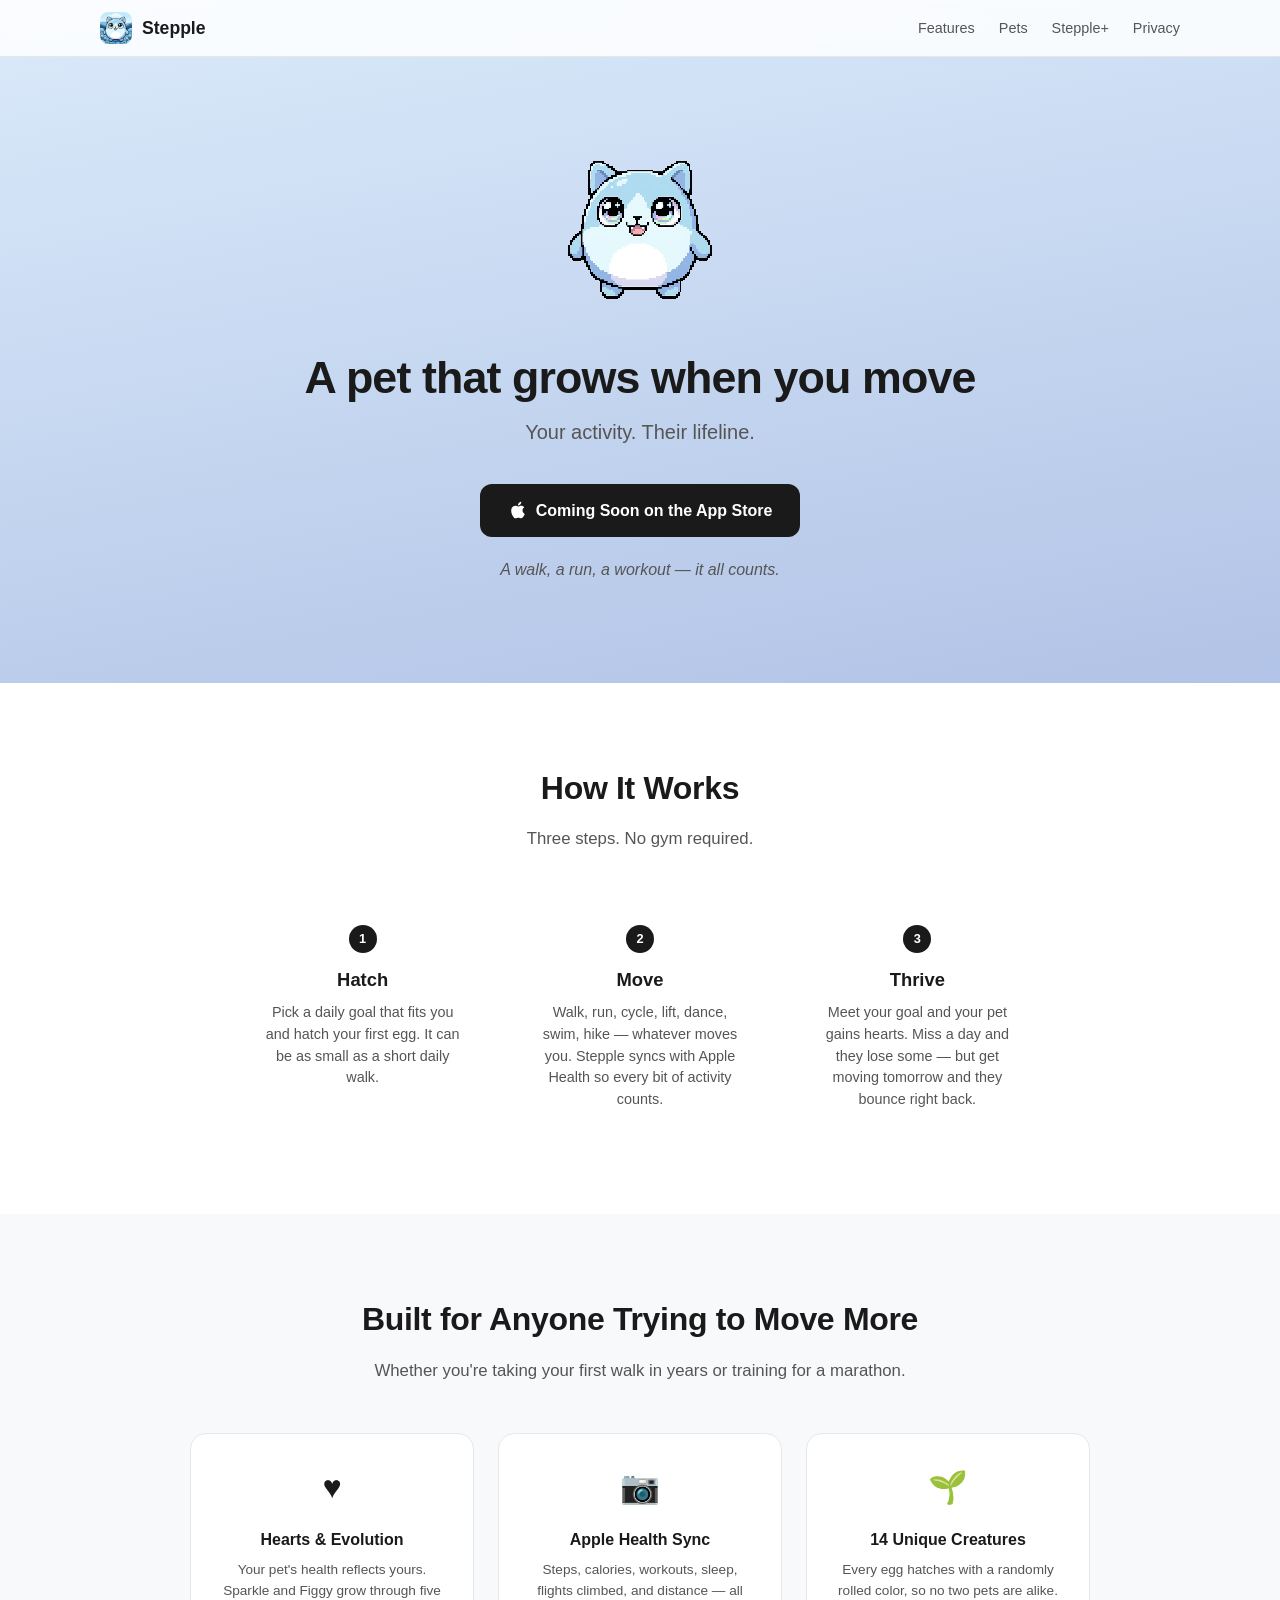
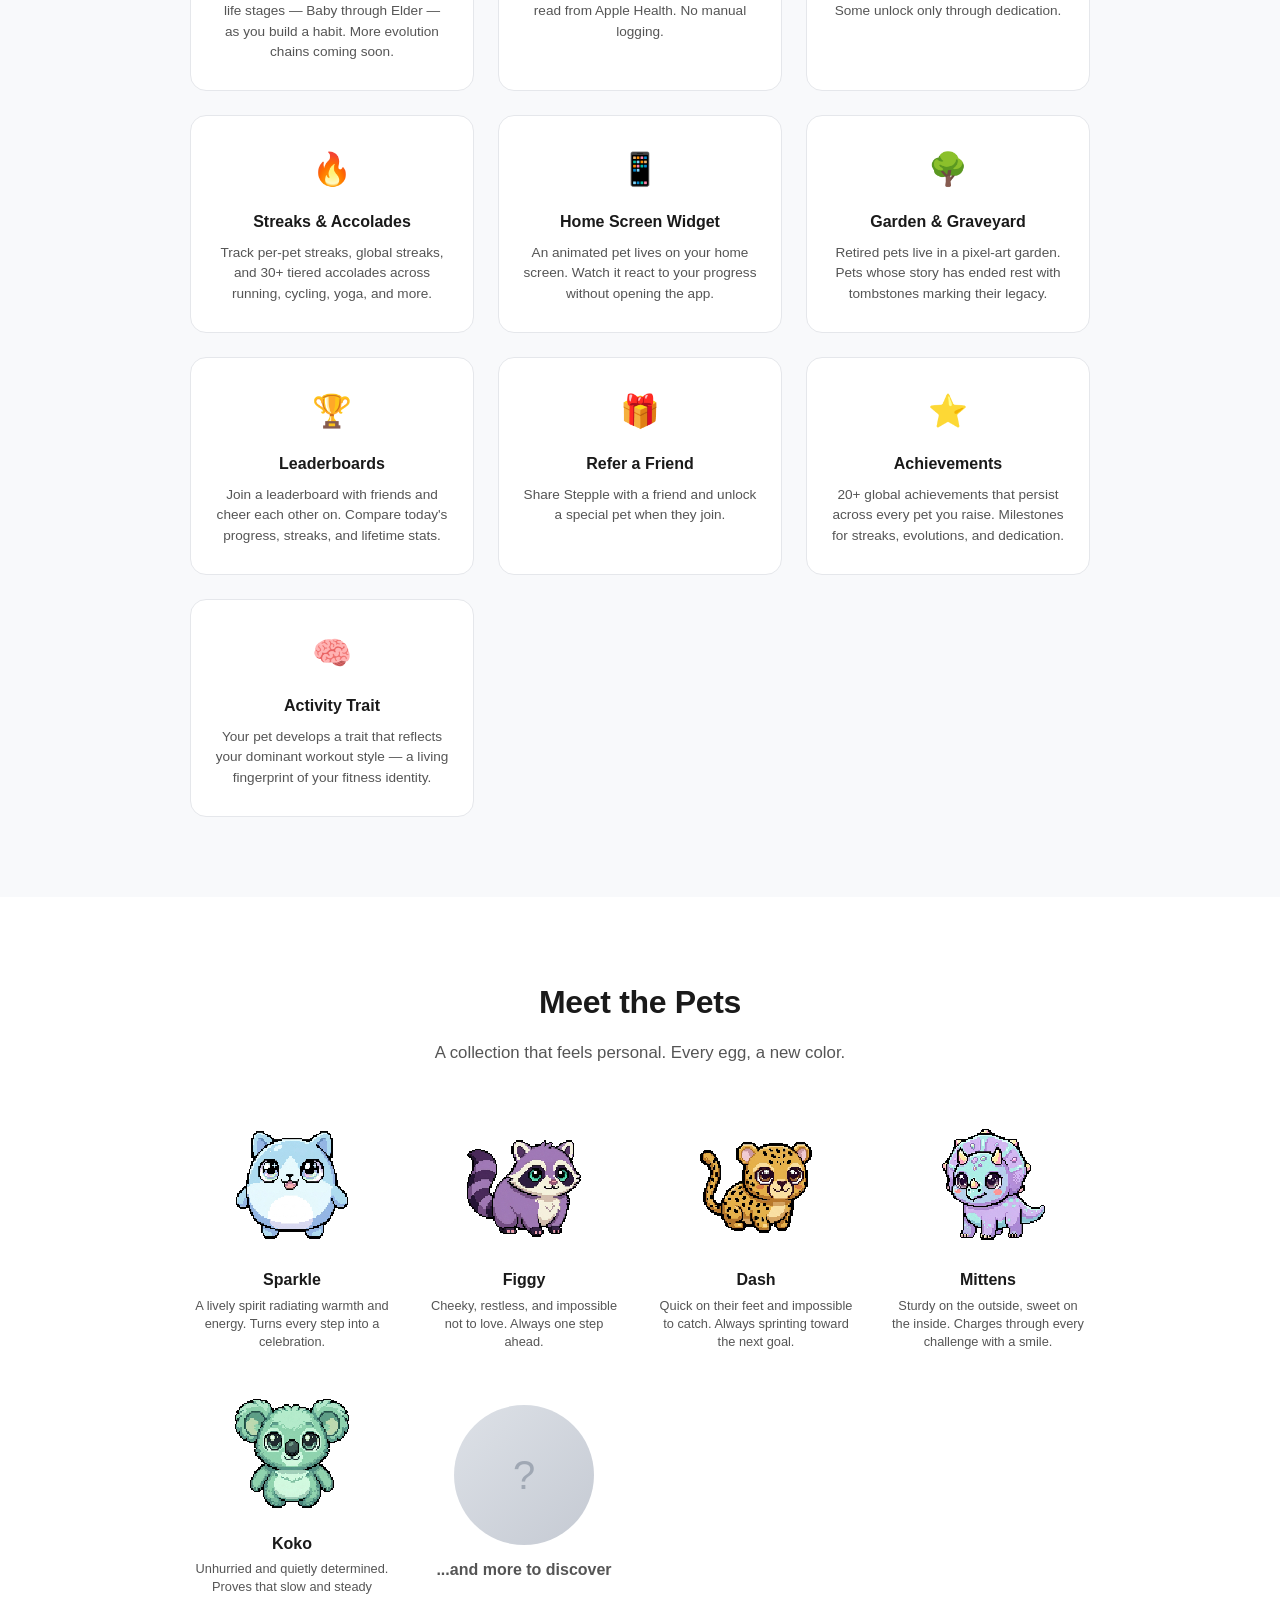
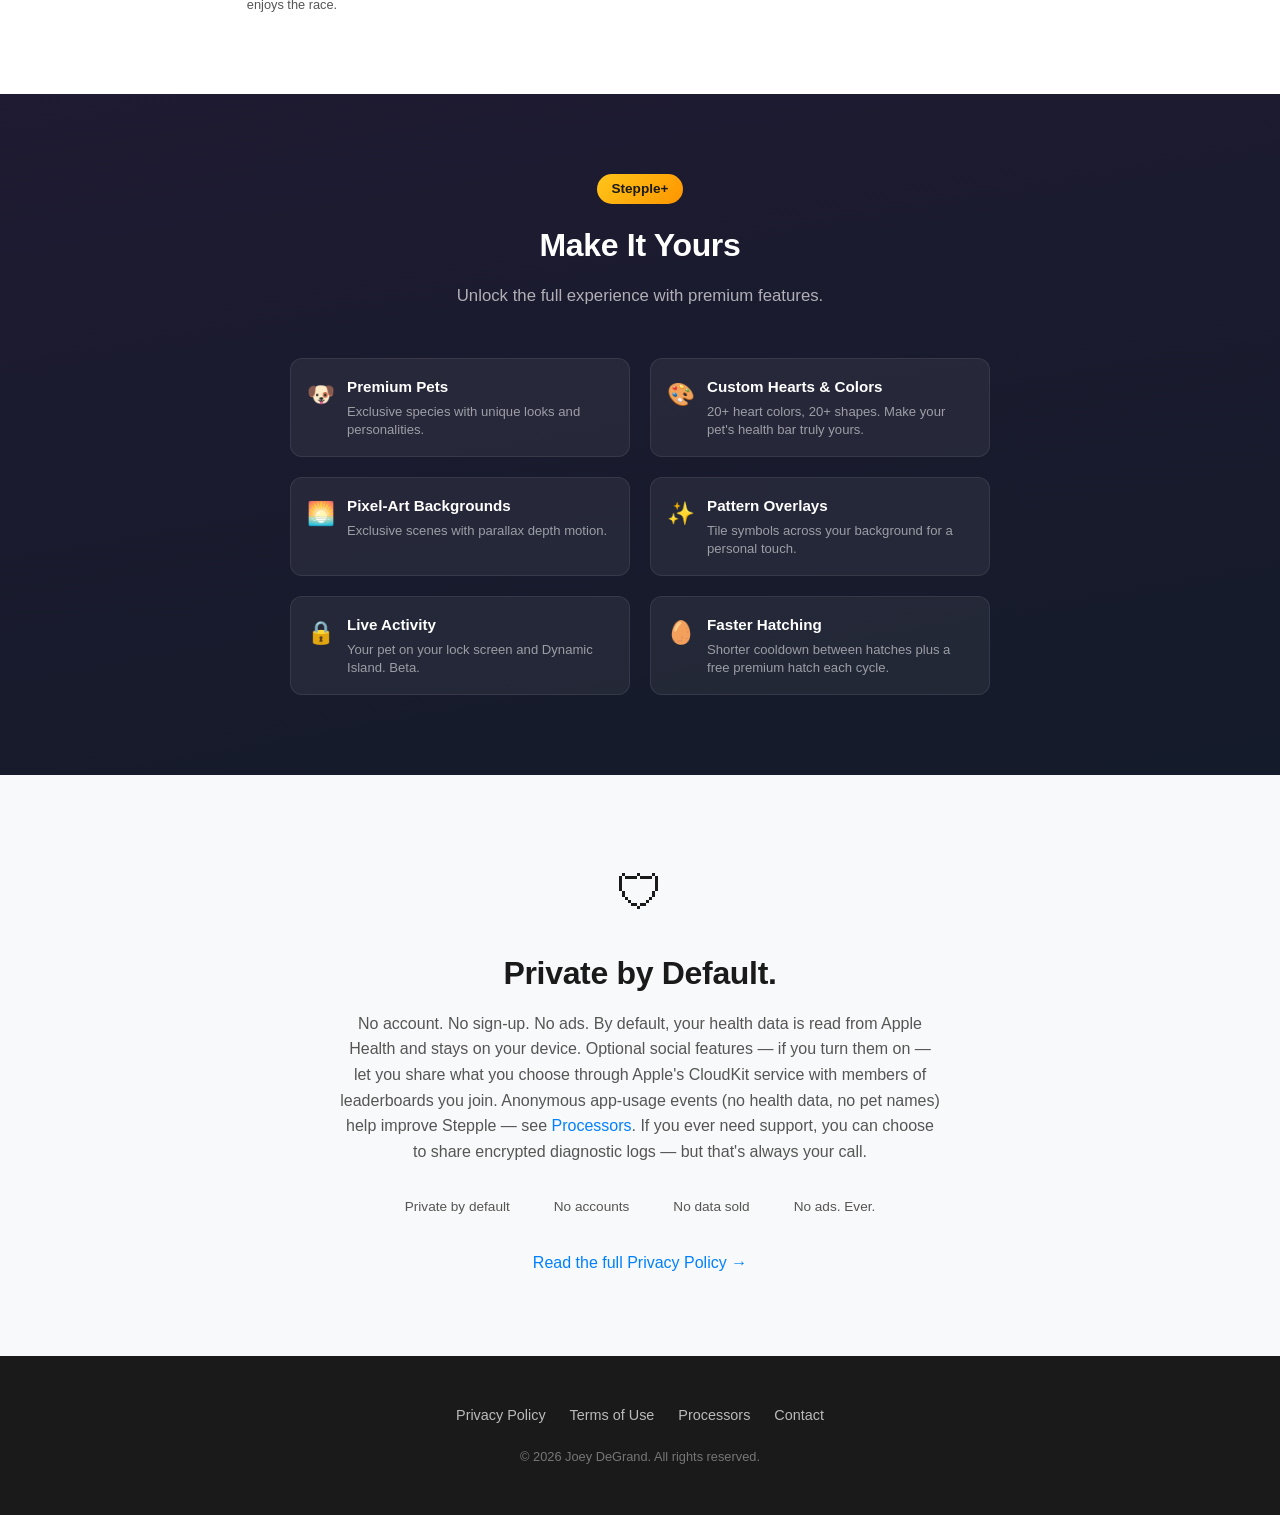
<file: index.html>
<!DOCTYPE html>
<html lang="en">
<head>
  <meta charset="UTF-8" />
  <meta name="viewport" content="width=device-width, initial-scale=1.0" />
  <title>Stepple — A pet that grows when you move</title>
  <meta name="description" content="Stepple is the little pet that grows when you move. Hatch an egg, pick a daily goal that fits you, and watch your pet thrive as you stay active. Coming soon to the App Store." />

  <!-- Open Graph -->
  <meta property="og:title" content="Stepple — A pet that grows when you move" />
  <meta property="og:description" content="Hatch an egg, pick a daily goal that fits you, and watch your pet thrive as you stay active." />
  <meta property="og:image" content="https://stepple.fit/assets/icon.png" />
  <meta property="og:url" content="https://stepple.fit" />
  <meta property="og:type" content="website" />

  <!-- Twitter Card -->
  <meta name="twitter:card" content="summary" />
  <meta name="twitter:title" content="Stepple — A pet that grows when you move" />
  <meta name="twitter:description" content="Hatch an egg, pick a daily goal that fits you, and watch your pet thrive as you stay active." />
  <meta name="twitter:image" content="https://stepple.fit/assets/icon.png" />

  <link rel="icon" type="image/png" href="assets/icon.png" />
  <link rel="apple-touch-icon" href="assets/icon.png" />
  <link rel="stylesheet" href="styles.css" />
</head>
<body>

  <!-- Navigation -->
  <nav class="nav">
    <div class="nav-inner">
      <a href="#" class="nav-brand">
        <img src="assets/icon.png" alt="Stepple icon" />
        Stepple
      </a>
      <ul class="nav-links">
        <li><a href="#features">Features</a></li>
        <li><a href="#pets">Pets</a></li>
        <li><a href="#plus">Stepple+</a></li>
        <li><a href="#privacy">Privacy</a></li>
      </ul>
    </div>
  </nav>

  <!-- Hero -->
  <section class="hero">
    <div class="container">
      <img src="assets/sparkle.png" alt="Sparkle, a Stepple pet" class="hero-sprite" />
      <h1>A pet that grows when you move</h1>
      <p class="subtitle">Your activity. Their lifeline.</p>
      <a href="#" class="cta-button" onclick="return false;">
        <svg viewBox="0 0 24 24" xmlns="http://www.w3.org/2000/svg"><path d="M18.71 19.5c-.83 1.24-1.71 2.45-3.05 2.47-1.34.03-1.77-.79-3.29-.79-1.53 0-2 .77-3.27.82-1.31.05-2.3-1.32-3.14-2.53C4.25 17 2.94 12.45 4.7 9.39c.87-1.52 2.43-2.48 4.12-2.51 1.28-.02 2.5.87 3.29.87.78 0 2.26-1.07 3.8-.91.65.03 2.47.26 3.64 1.98-.09.06-2.17 1.28-2.15 3.81.03 3.02 2.65 4.03 2.68 4.04-.03.07-.42 1.44-1.38 2.83M13 3.5c.73-.83 1.94-1.46 2.94-1.5.13 1.17-.34 2.35-1.04 3.19-.69.85-1.83 1.51-2.95 1.42-.15-1.15.41-2.35 1.05-3.11z"/></svg>
        Coming Soon on the App Store
      </a>
      <p class="tagline">A walk, a run, a workout — it all counts.</p>
    </div>
  </section>

  <!-- How It Works -->
  <section class="section" id="how">
    <div class="container">
      <h2 class="section-title">How It Works</h2>
      <p class="section-subtitle">Three steps. No gym required.</p>
      <div class="steps">
        <div class="step">
          <div class="step-number">1</div>
          <h3>Hatch</h3>
          <p>Pick a daily goal that fits you and hatch your first egg. It can be as small as a short daily walk.</p>
        </div>
        <div class="step">
          <div class="step-number">2</div>
          <h3>Move</h3>
          <p>Walk, run, cycle, lift, dance, swim, hike — whatever moves you. Stepple syncs with Apple Health so every bit of activity counts.</p>
        </div>
        <div class="step">
          <div class="step-number">3</div>
          <h3>Thrive</h3>
          <p>Meet your goal and your pet gains hearts. Miss a day and they lose some — but get moving tomorrow and they bounce right back.</p>
        </div>
      </div>
    </div>
  </section>

  <!-- Features -->
  <section class="section section-alt" id="features">
    <div class="container">
      <h2 class="section-title">Built for Anyone Trying to Move More</h2>
      <p class="section-subtitle">Whether you're taking your first walk in years or training for a marathon.</p>
      <div class="features-grid">
        <div class="feature-card">
          <div class="feature-icon">&#9829;</div>
          <h3>Hearts &amp; Evolution</h3>
          <p>Your pet's health reflects yours. Sparkle and Figgy grow through five life stages — Baby through Elder — as you build a habit. More evolution chains coming soon.</p>
        </div>
        <div class="feature-card">
          <div class="feature-icon">&#128247;</div>
          <h3>Apple Health Sync</h3>
          <p>Steps, calories, workouts, sleep, flights climbed, and distance — all read from Apple Health. No manual logging.</p>
        </div>
        <div class="feature-card">
          <div class="feature-icon">&#127793;</div>
          <h3>14 Unique Creatures</h3>
          <p>Every egg hatches with a randomly rolled color, so no two pets are alike. Some unlock only through dedication.</p>
        </div>
        <div class="feature-card">
          <div class="feature-icon">&#128293;</div>
          <h3>Streaks &amp; Accolades</h3>
          <p>Track per-pet streaks, global streaks, and 30+ tiered accolades across running, cycling, yoga, and more.</p>
        </div>
        <div class="feature-card">
          <div class="feature-icon">&#128241;</div>
          <h3>Home Screen Widget</h3>
          <p>An animated pet lives on your home screen. Watch it react to your progress without opening the app.</p>
        </div>
        <div class="feature-card">
          <div class="feature-icon">&#127795;</div>
          <h3>Garden &amp; Graveyard</h3>
          <p>Retired pets live in a pixel-art garden. Pets whose story has ended rest with tombstones marking their legacy.</p>
        </div>
        <div class="feature-card">
          <div class="feature-icon">&#127942;</div>
          <h3>Leaderboards</h3>
          <p>Join a leaderboard with friends and cheer each other on. Compare today's progress, streaks, and lifetime stats.</p>
        </div>
        <div class="feature-card">
          <div class="feature-icon">&#127873;</div>
          <h3>Refer a Friend</h3>
          <p>Share Stepple with a friend and unlock a special pet when they join.</p>
        </div>
        <div class="feature-card">
          <div class="feature-icon">&#11088;</div>
          <h3>Achievements</h3>
          <p>20+ global achievements that persist across every pet you raise. Milestones for streaks, evolutions, and dedication.</p>
        </div>
        <div class="feature-card">
          <div class="feature-icon">&#129504;</div>
          <h3>Activity Trait</h3>
          <p>Your pet develops a trait that reflects your dominant workout style — a living fingerprint of your fitness identity.</p>
        </div>
      </div>
    </div>
  </section>

  <!-- Meet the Pets -->
  <section class="section" id="pets">
    <div class="container">
      <h2 class="section-title">Meet the Pets</h2>
      <p class="section-subtitle">A collection that feels personal. Every egg, a new color.</p>
      <div class="pets-grid">
        <div class="pet-card">
          <img src="assets/sparkle.png" alt="Sparkle" />
          <h3>Sparkle</h3>
          <p>A lively spirit radiating warmth and energy. Turns every step into a celebration.</p>
        </div>
        <div class="pet-card">
          <img src="assets/figgy.png" alt="Figgy" />
          <h3>Figgy</h3>
          <p>Cheeky, restless, and impossible not to love. Always one step ahead.</p>
        </div>
        <div class="pet-card">
          <img src="assets/dash.png" alt="Dash" />
          <h3>Dash</h3>
          <p>Quick on their feet and impossible to catch. Always sprinting toward the next goal.</p>
        </div>
        <div class="pet-card">
          <img src="assets/mittens.png" alt="Mittens" />
          <h3>Mittens</h3>
          <p>Sturdy on the outside, sweet on the inside. Charges through every challenge with a smile.</p>
        </div>
        <div class="pet-card">
          <img src="assets/koko.png" alt="Koko" />
          <h3>Koko</h3>
          <p>Unhurried and quietly determined. Proves that slow and steady enjoys the race.</p>
        </div>
        <div class="pet-card pet-mystery">
          <div class="pet-mystery-circle">?</div>
          <h3>...and more to discover</h3>
        </div>
      </div>
    </div>
  </section>

  <!-- Stepple+ -->
  <section class="plus-section" id="plus">
    <div class="container">
      <div style="text-align:center;">
        <span class="plus-badge">Stepple+</span>
        <h2 class="section-title">Make It Yours</h2>
        <p class="section-subtitle">Unlock the full experience with premium features.</p>
      </div>
      <div class="plus-features">
        <div class="plus-feature">
          <span class="plus-feature-icon">&#128054;</span>
          <div>
            <h4>Premium Pets</h4>
            <p>Exclusive species with unique looks and personalities.</p>
          </div>
        </div>
        <div class="plus-feature">
          <span class="plus-feature-icon">&#127912;</span>
          <div>
            <h4>Custom Hearts &amp; Colors</h4>
            <p>20+ heart colors, 20+ shapes. Make your pet's health bar truly yours.</p>
          </div>
        </div>
        <div class="plus-feature">
          <span class="plus-feature-icon">&#127749;</span>
          <div>
            <h4>Pixel-Art Backgrounds</h4>
            <p>Exclusive scenes with parallax depth motion.</p>
          </div>
        </div>
        <div class="plus-feature">
          <span class="plus-feature-icon">&#10024;</span>
          <div>
            <h4>Pattern Overlays</h4>
            <p>Tile symbols across your background for a personal touch.</p>
          </div>
        </div>
        <div class="plus-feature">
          <span class="plus-feature-icon">&#128274;</span>
          <div>
            <h4>Live Activity</h4>
            <p>Your pet on your lock screen and Dynamic Island. Beta.</p>
          </div>
        </div>
        <div class="plus-feature">
          <span class="plus-feature-icon">&#129370;</span>
          <div>
            <h4>Faster Hatching</h4>
            <p>Shorter cooldown between hatches plus a free premium hatch each cycle.</p>
          </div>
        </div>
      </div>
    </div>
  </section>

  <!-- Privacy -->
  <section class="section section-alt" id="privacy">
    <div class="container">
      <div class="privacy-callout">
        <div class="shield">&#128737;</div>
        <h2 class="section-title">Private by Default.</h2>
        <p style="color: var(--color-text-muted); margin-bottom: 8px;">
          No account. No sign-up. No ads.
          By default, your health data is read from Apple Health and stays on your device.
          Optional social features &mdash; if you turn them on &mdash; let you share what you choose through Apple's CloudKit service with members of leaderboards you join.
          Anonymous app-usage events (no health data, no pet names) help improve Stepple &mdash; see <a href="processors.html">Processors</a>.
          If you ever need support, you can choose to share encrypted diagnostic logs &mdash; but that's always your call.
        </p>
        <div class="privacy-points">
          <span class="privacy-point">Private by default</span>
          <span class="privacy-point">No accounts</span>
          <span class="privacy-point">No data sold</span>
          <span class="privacy-point">No ads. Ever.</span>
        </div>
        <a href="privacy.html">Read the full Privacy Policy &rarr;</a>
      </div>
    </div>
  </section>

  <!-- Footer -->
  <footer class="footer">
    <div class="container">
      <div class="footer-links">
        <a href="privacy.html">Privacy Policy</a>
        <a href="terms.html">Terms of Use</a>
        <a href="processors.html">Processors</a>
        <a href="mailto:support@stepple.fit">Contact</a>
      </div>
      <p class="footer-copy">&copy; 2026 Joey DeGrand. All rights reserved.</p>
    </div>
  </footer>

</body>
</html>
</file>
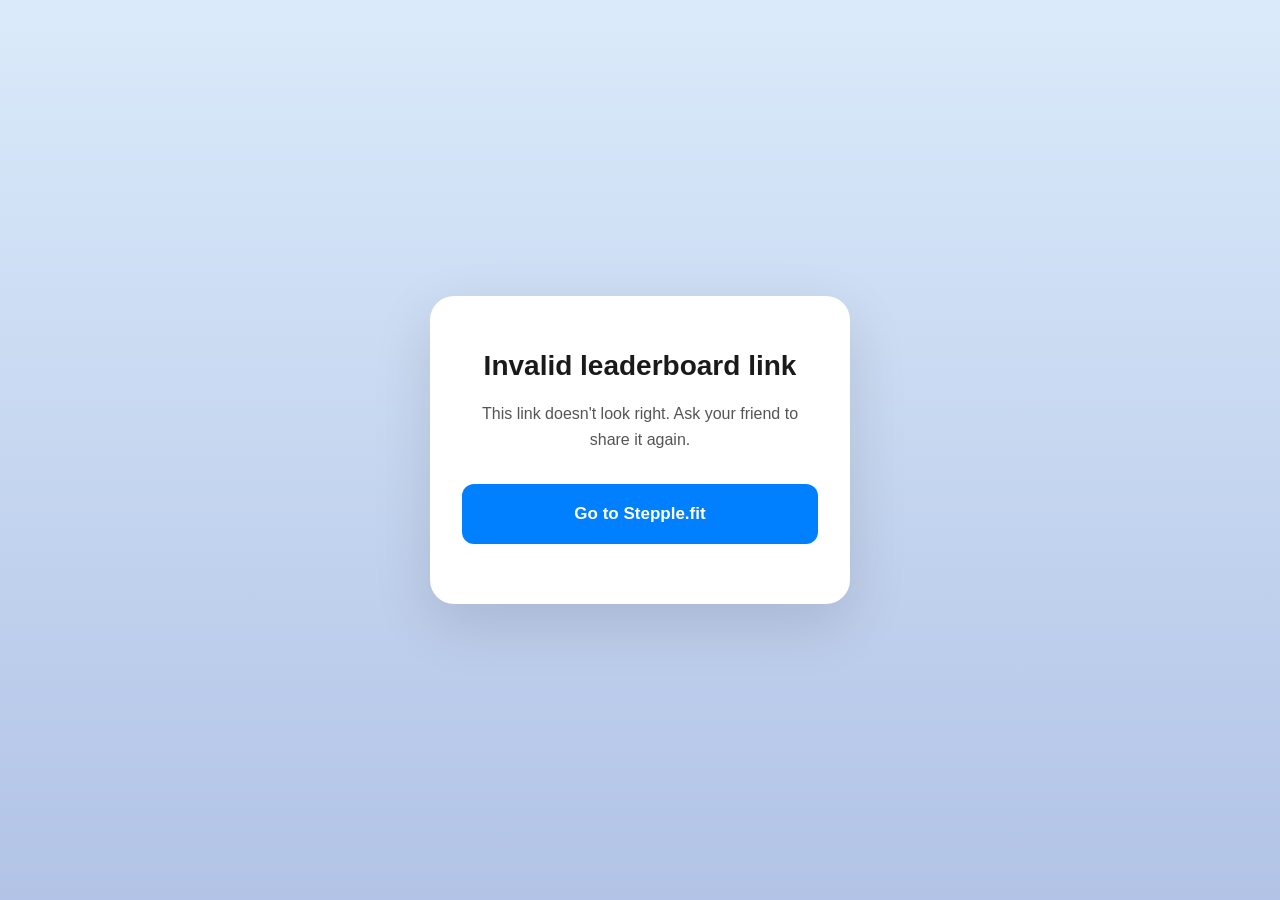
<file: l/index.html>
<!DOCTYPE html>
<html lang="en">
<head>
  <meta charset="UTF-8" />
  <meta name="viewport" content="width=device-width, initial-scale=1.0" />
  <title>Stepple Leaderboard</title>
  <meta name="description" content="Join a Stepple leaderboard and compete with your friends." />
  <link rel="icon" href="/assets/favicon.svg" type="image/svg+xml" />
  <link rel="stylesheet" href="/styles.css" />
  <style>
    .leaderboard-hero {
      min-height: 100vh;
      display: flex;
      align-items: center;
      justify-content: center;
      padding: 40px 24px;
      background: linear-gradient(180deg, var(--color-hero-top), var(--color-hero-bottom));
    }
    .leaderboard-card {
      background: var(--color-bg-white);
      border-radius: 24px;
      padding: 48px 32px;
      max-width: 420px;
      width: 100%;
      box-shadow: 0 20px 60px rgba(0, 0, 0, 0.12);
      text-align: center;
    }
    .leaderboard-card h1 {
      font-size: 28px;
      font-weight: 700;
      margin-bottom: 12px;
    }
    .leaderboard-card p.lead {
      color: var(--color-text-muted);
      margin-bottom: 32px;
    }
    .code-display {
      font-family: "SF Mono", Menlo, Monaco, Consolas, monospace;
      font-size: 28px;
      font-weight: 700;
      letter-spacing: 0.12em;
      background: var(--color-bg-alt);
      border: 2px dashed var(--color-border);
      border-radius: 12px;
      padding: 20px;
      margin-bottom: 8px;
      user-select: all;
    }
    .copy-status {
      font-size: 13px;
      color: var(--color-text-light);
      min-height: 20px;
      margin-bottom: 24px;
    }
    .copy-status.success { color: hsl(140, 60%, 35%); }
    .btn-primary-large {
      display: inline-block;
      background: var(--color-accent);
      color: white;
      font-weight: 600;
      padding: 16px 32px;
      border-radius: 12px;
      font-size: 17px;
      width: 100%;
      border: none;
      cursor: pointer;
      text-align: center;
      margin-bottom: 12px;
    }
    .btn-primary-large:hover { background: var(--color-accent-hover); }
    .btn-secondary-large {
      display: inline-block;
      background: transparent;
      color: var(--color-accent);
      font-weight: 600;
      padding: 14px 32px;
      border-radius: 12px;
      font-size: 15px;
      width: 100%;
      border: 1.5px solid var(--color-border);
      cursor: pointer;
      text-align: center;
    }
    .btn-secondary-large:hover { border-color: var(--color-accent); }
    .steps {
      text-align: left;
      margin-top: 24px;
      padding: 20px;
      background: var(--color-bg-alt);
      border-radius: 12px;
      font-size: 14px;
      color: var(--color-text-muted);
    }
    .steps ol {
      margin-left: 20px;
      line-height: 1.8;
    }
    .invalid {
      color: hsl(0, 65%, 45%);
      font-size: 14px;
    }
    #appStoreButton { display: none; }
    #openInAppButton { display: none; }
    body.ios #openInAppButton { display: block; }
    body.ios #appStoreButton { display: block; }
  </style>
</head>
<body>
  <main class="leaderboard-hero">
    <div class="leaderboard-card">
      <div id="validContent" style="display:none;">
        <h1>You're invited to a leaderboard</h1>
        <p class="lead">Use this code in Stepple to join and compete with friends.</p>

        <div class="code-display" id="codeDisplay">----</div>
        <div class="copy-status" id="copyStatus">&nbsp;</div>

        <button class="btn-primary-large" id="openInAppButton" onclick="openInApp()">
          Open in Stepple
        </button>

        <a class="btn-primary-large" id="appStoreButton" href="https://stepple.fit#download">
          Get Stepple
        </a>

        <a class="btn-secondary-large" href="https://stepple.fit">
          Learn more about Stepple
        </a>

        <div class="steps">
          <strong>Already have Stepple?</strong>
          <ol>
            <li>Open Stepple</li>
            <li>Go to Profile → Leaderboards</li>
            <li>Tap the + button → Join by Code</li>
            <li>Enter the code above and your display name</li>
          </ol>
        </div>
      </div>

      <div id="invalidContent" style="display:none;">
        <h1>Invalid leaderboard link</h1>
        <p class="lead">This link doesn't look right. Ask your friend to share it again.</p>
        <a class="btn-primary-large" href="https://stepple.fit">Go to Stepple.fit</a>
      </div>
    </div>
  </main>

  <script>
    (function () {
      // Extract code from path: /l/ABCDE-FGHJK or /l/ABCDEFGHJK
      const path = window.location.pathname;
      const match = path.match(/^\/l\/([A-Za-z0-9-]+)\/?$/);
      const raw = match ? match[1] : null;

      // Validate: 10 alphanumeric chars (ignoring hyphen), uppercase,
      // using the confusion-free alphabet ABCDEFGHJKMNPQRSTUVWXYZ23456789
      // (excludes 0/O/I/1/L). Same pattern as LeaderboardService.generateCode.
      const cleaned = raw ? raw.replace(/-/g, '').toUpperCase() : '';
      const isValid = /^[A-HJKMNP-Z2-9]{10}$/.test(cleaned);

      if (!isValid) {
        document.getElementById('invalidContent').style.display = 'block';
        return;
      }

      const formatted = cleaned.slice(0, 5) + '-' + cleaned.slice(5);
      document.getElementById('codeDisplay').textContent = formatted;
      document.getElementById('validContent').style.display = 'block';

      // iOS detection — only offers "Open in App" button and clipboard copy on iOS
      const ua = navigator.userAgent || navigator.vendor || '';
      const isIOS = /iPad|iPhone|iPod/.test(ua) && !window.MSStream;
      if (isIOS) {
        document.body.classList.add('ios');
        // Auto-copy on iOS as a fallback for the "app not installed" flow
        copyToClipboard(formatted, true);
      }

      // Expose for button handler
      window.__stepple_code = formatted;
    })();

    function copyToClipboard(text, silent) {
      const status = document.getElementById('copyStatus');
      if (navigator.clipboard && navigator.clipboard.writeText) {
        navigator.clipboard.writeText(text).then(() => {
          if (!silent) {
            status.textContent = 'Copied to clipboard!';
            status.className = 'copy-status success';
          } else {
            status.textContent = 'Code copied — paste it in the app.';
            status.className = 'copy-status';
          }
        }).catch(() => {
          status.textContent = 'Tap the code to select and copy.';
        });
      } else {
        status.textContent = 'Tap the code to select and copy.';
      }
    }

    function openInApp() {
      // On iOS, navigating to the same URL retries the Universal Link.
      // If the app is installed and the user hasn't dismissed to Safari,
      // this re-opens the app. Otherwise Safari just reloads this page.
      window.location.href = window.location.href;
    }

    document.getElementById('codeDisplay').addEventListener('click', function () {
      if (window.__stepple_code) copyToClipboard(window.__stepple_code, false);
    });
  </script>
</body>
</html>
</file>
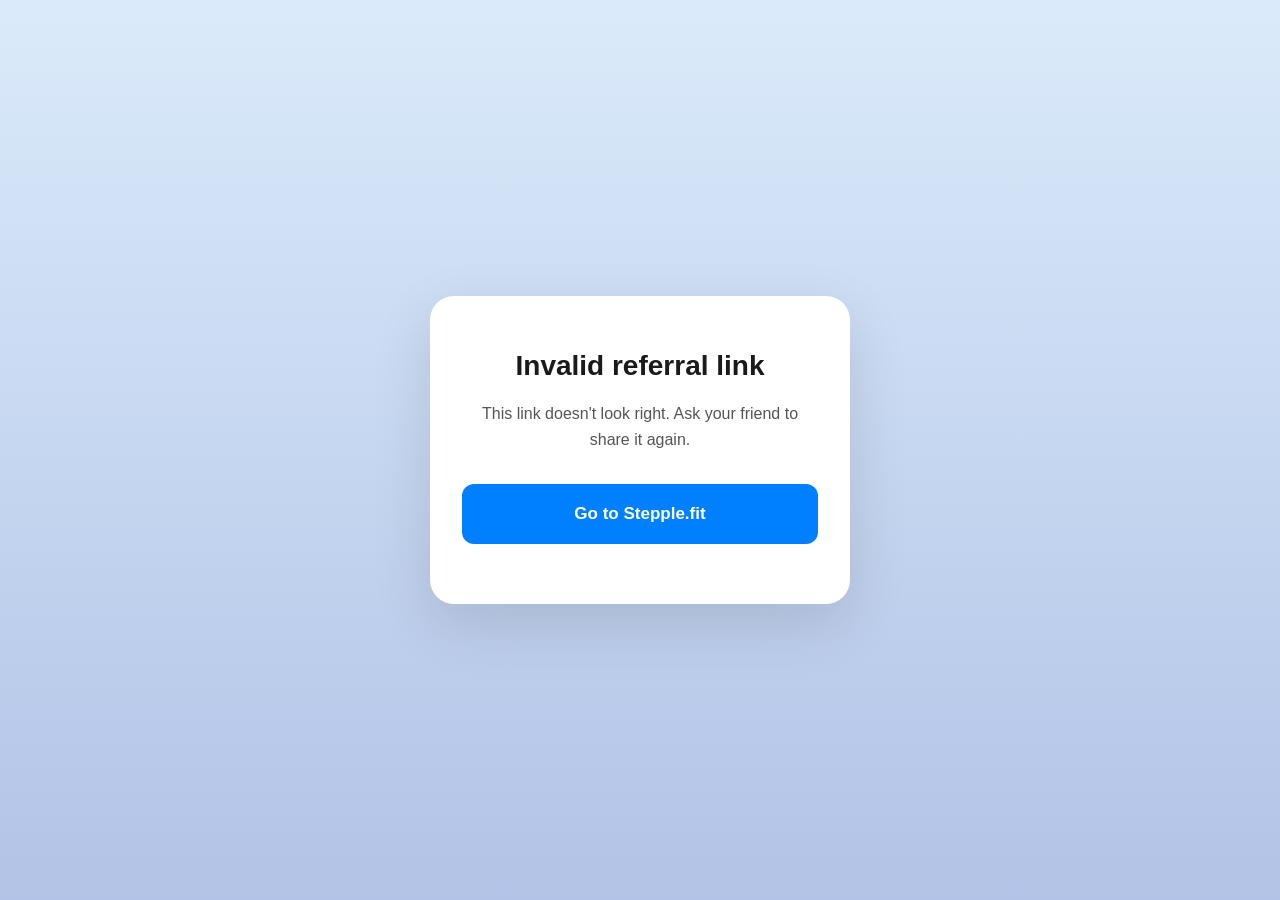
<file: r/index.html>
<!DOCTYPE html>
<html lang="en">
<head>
  <meta charset="UTF-8" />
  <meta name="viewport" content="width=device-width, initial-scale=1.0" />
  <title>Stepple Referral</title>
  <meta name="description" content="You've been invited to Stepple — the little pet that grows when you move." />
  <link rel="icon" href="/assets/favicon.svg" type="image/svg+xml" />
  <link rel="stylesheet" href="/styles.css" />
  <style>
    .referral-hero {
      min-height: 100vh;
      display: flex;
      align-items: center;
      justify-content: center;
      padding: 40px 24px;
      background: linear-gradient(180deg, var(--color-hero-top), var(--color-hero-bottom));
    }
    .referral-card {
      background: var(--color-bg-white);
      border-radius: 24px;
      padding: 48px 32px;
      max-width: 420px;
      width: 100%;
      box-shadow: 0 20px 60px rgba(0, 0, 0, 0.12);
      text-align: center;
    }
    .referral-card h1 {
      font-size: 28px;
      font-weight: 700;
      margin-bottom: 12px;
    }
    .referral-card p.lead {
      color: var(--color-text-muted);
      margin-bottom: 32px;
    }
    .code-display {
      font-family: "SF Mono", Menlo, Monaco, Consolas, monospace;
      font-size: 32px;
      font-weight: 700;
      letter-spacing: 0.15em;
      background: var(--color-bg-alt);
      border: 2px dashed var(--color-border);
      border-radius: 12px;
      padding: 20px;
      margin-bottom: 8px;
      user-select: all;
    }
    .copy-status {
      font-size: 13px;
      color: var(--color-text-light);
      min-height: 20px;
      margin-bottom: 24px;
    }
    .copy-status.success { color: hsl(140, 60%, 35%); }
    .btn-primary-large {
      display: inline-block;
      background: var(--color-accent);
      color: white;
      font-weight: 600;
      padding: 16px 32px;
      border-radius: 12px;
      font-size: 17px;
      width: 100%;
      border: none;
      cursor: pointer;
      text-align: center;
      margin-bottom: 12px;
    }
    .btn-primary-large:hover { background: var(--color-accent-hover); }
    .btn-secondary-large {
      display: inline-block;
      background: transparent;
      color: var(--color-accent);
      font-weight: 600;
      padding: 14px 32px;
      border-radius: 12px;
      font-size: 15px;
      width: 100%;
      border: 1.5px solid var(--color-border);
      cursor: pointer;
      text-align: center;
    }
    .btn-secondary-large:hover { border-color: var(--color-accent); }
    .steps {
      text-align: left;
      margin-top: 24px;
      padding: 20px;
      background: var(--color-bg-alt);
      border-radius: 12px;
      font-size: 14px;
      color: var(--color-text-muted);
    }
    .steps ol {
      margin-left: 20px;
      line-height: 1.8;
    }
    .invalid {
      color: hsl(0, 65%, 45%);
      font-size: 14px;
    }
    #appStoreButton { display: none; }
    #openInAppButton { display: none; }
    body.ios #openInAppButton { display: block; }
    body.ios #appStoreButton { display: block; }
  </style>
</head>
<body>
  <main class="referral-hero">
    <div class="referral-card">
      <div id="validContent" style="display:none;">
        <h1>You've got a Stepple invite!</h1>
        <p class="lead">Use this code in Stepple to help your friend unlock a pet.</p>

        <div class="code-display" id="codeDisplay">----</div>
        <div class="copy-status" id="copyStatus">&nbsp;</div>

        <button class="btn-primary-large" id="openInAppButton" onclick="openInApp()">
          Open in Stepple
        </button>

        <a class="btn-primary-large" id="appStoreButton" href="https://stepple.fit#download">
          Get Stepple
        </a>

        <a class="btn-secondary-large" href="https://stepple.fit">
          Learn more about Stepple
        </a>

        <div class="steps">
          <strong>Already have Stepple?</strong>
          <ol>
            <li>Open Stepple</li>
            <li>Go to Profile → Settings → Refer a Friend</li>
            <li>Tap "Got a Code?" and enter the code above</li>
          </ol>
        </div>
      </div>

      <div id="invalidContent" style="display:none;">
        <h1>Invalid referral link</h1>
        <p class="lead">This link doesn't look right. Ask your friend to share it again.</p>
        <a class="btn-primary-large" href="https://stepple.fit">Go to Stepple.fit</a>
      </div>
    </div>
  </main>

  <script>
    (function () {
      // Extract code from path: /r/ABCD-2345 or /r/ABCD2345
      const path = window.location.pathname;
      const match = path.match(/^\/r\/([A-Za-z0-9-]+)\/?$/);
      const raw = match ? match[1] : null;

      // Validate: 8 alphanumeric chars (ignoring hyphen), uppercase
      const cleaned = raw ? raw.replace(/-/g, '').toUpperCase() : '';
      const isValid = /^[A-Z0-9]{8}$/.test(cleaned);

      if (!isValid) {
        document.getElementById('invalidContent').style.display = 'block';
        return;
      }

      const formatted = cleaned.slice(0, 4) + '-' + cleaned.slice(4);
      document.getElementById('codeDisplay').textContent = formatted;
      document.getElementById('validContent').style.display = 'block';

      // iOS detection — only offers "Open in App" button and clipboard copy on iOS
      const ua = navigator.userAgent || navigator.vendor || '';
      const isIOS = /iPad|iPhone|iPod/.test(ua) && !window.MSStream;
      if (isIOS) {
        document.body.classList.add('ios');
        // Auto-copy on iOS as a fallback for the "app not installed" flow
        copyToClipboard(formatted, true);
      }

      // Expose for button handler
      window.__stepple_code = formatted;
    })();

    function copyToClipboard(text, silent) {
      const status = document.getElementById('copyStatus');
      if (navigator.clipboard && navigator.clipboard.writeText) {
        navigator.clipboard.writeText(text).then(() => {
          if (!silent) {
            status.textContent = 'Copied to clipboard!';
            status.className = 'copy-status success';
          } else {
            status.textContent = 'Code copied — paste it in the app.';
            status.className = 'copy-status';
          }
        }).catch(() => {
          status.textContent = 'Tap the code to select and copy.';
        });
      } else {
        status.textContent = 'Tap the code to select and copy.';
      }
    }

    function openInApp() {
      // On iOS, navigating to the same URL retries the Universal Link.
      // If the app is installed and the user hasn't dismissed to Safari,
      // this re-opens the app. Otherwise Safari just reloads this page.
      window.location.href = window.location.href;
    }

    document.getElementById('codeDisplay').addEventListener('click', function () {
      if (window.__stepple_code) copyToClipboard(window.__stepple_code, false);
    });
  </script>
</body>
</html>
</file>
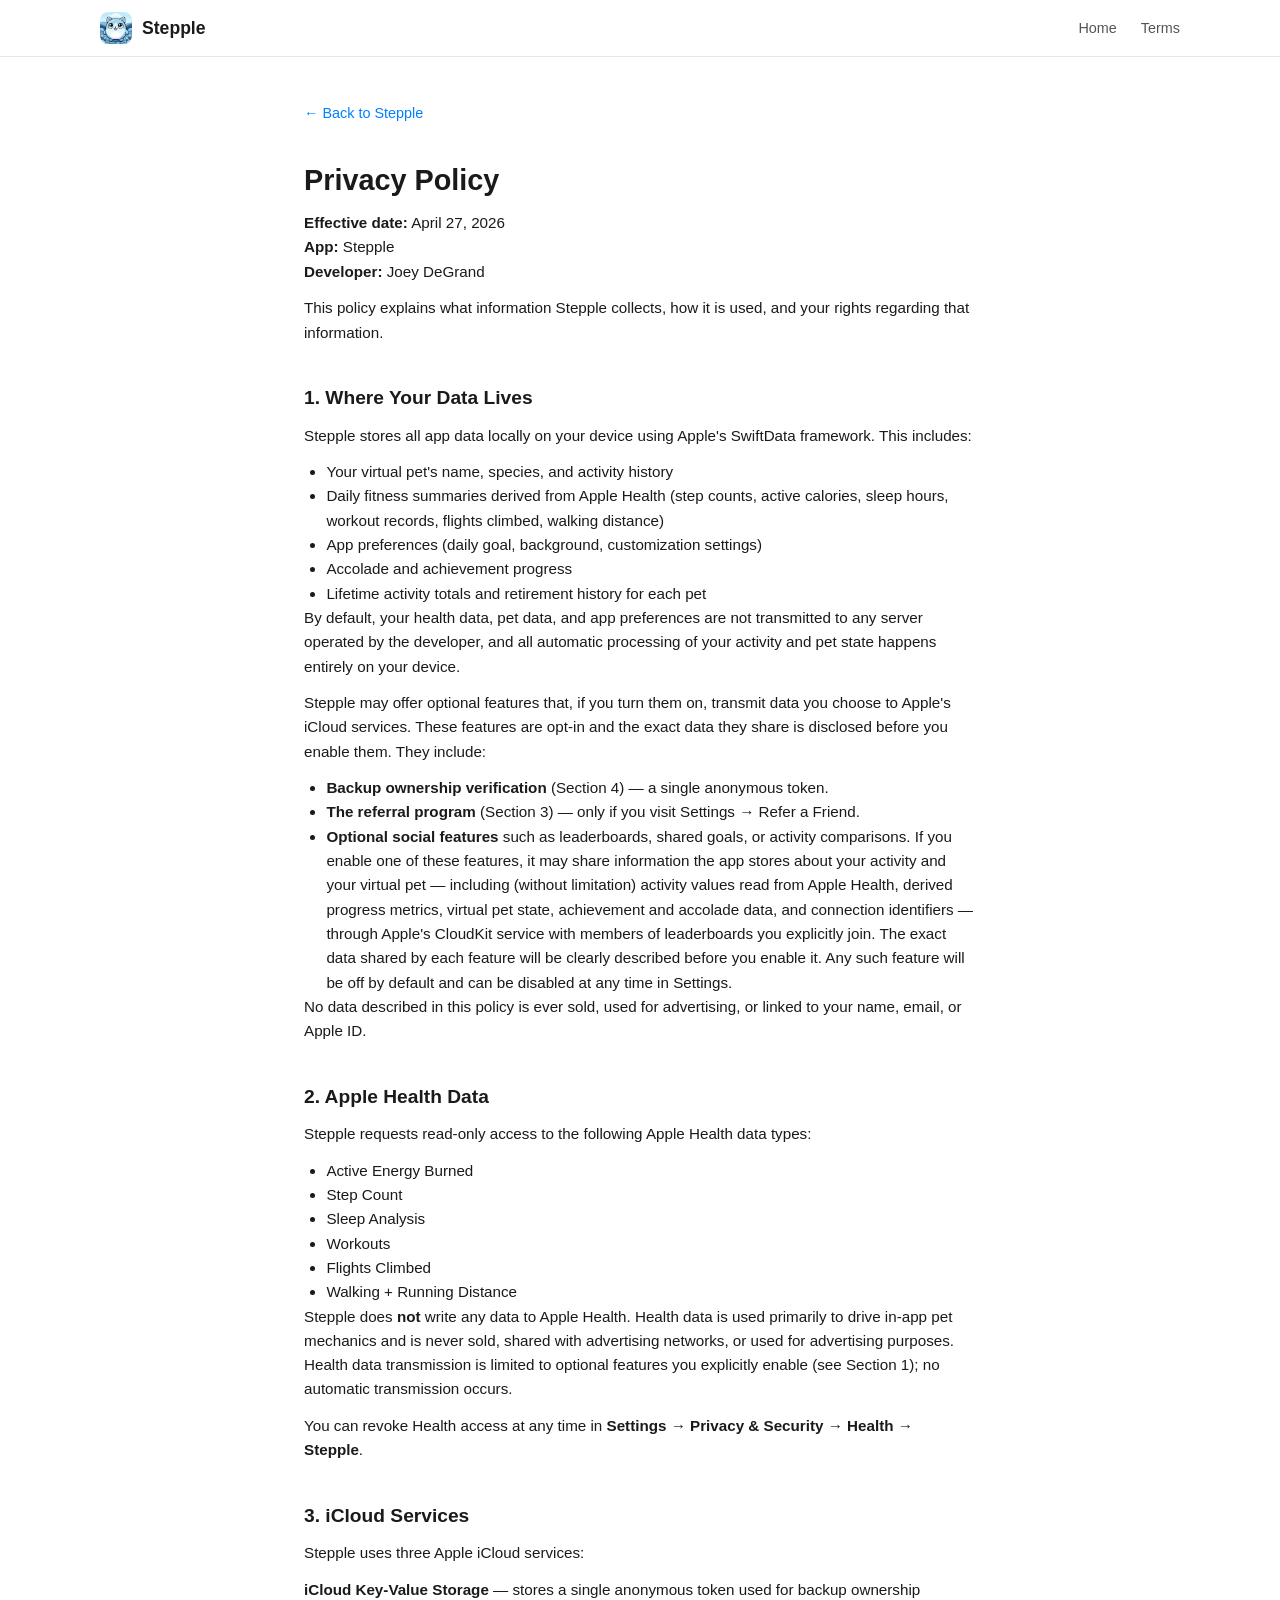
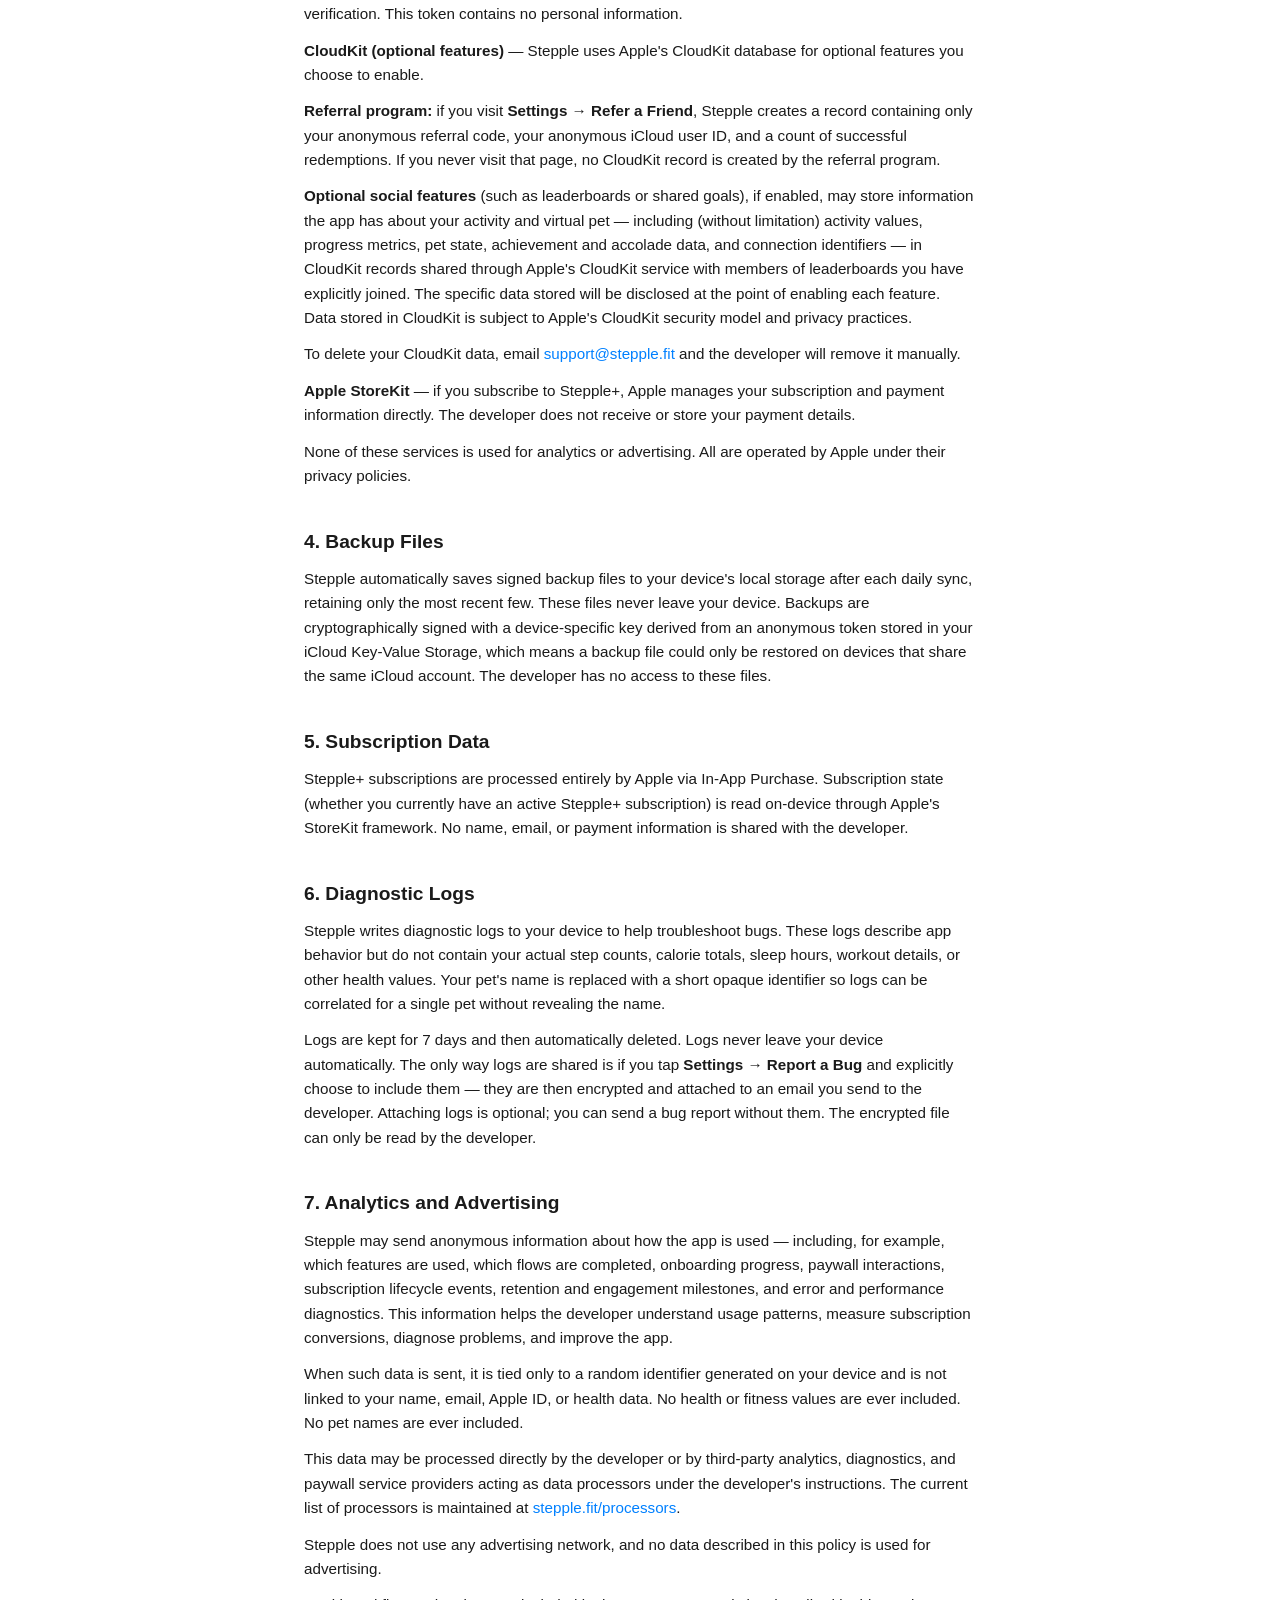
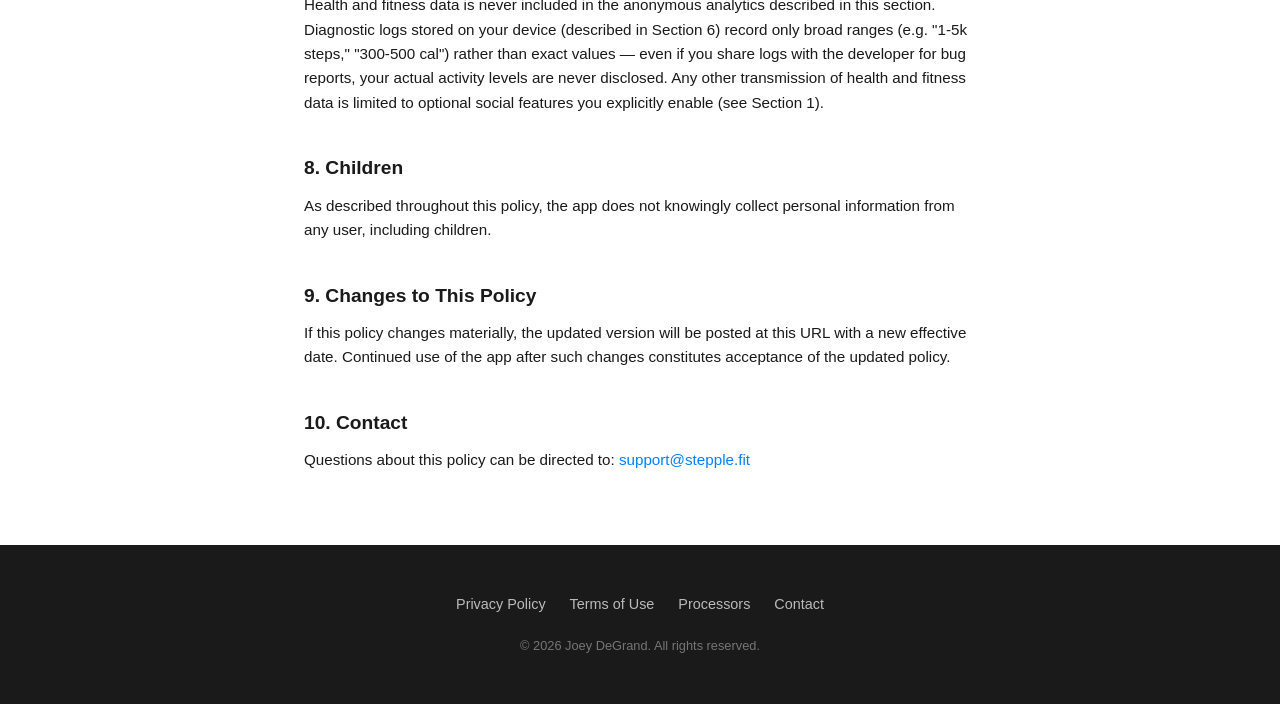
<file: privacy.html>
<!DOCTYPE html>
<html lang="en">
<head>
  <meta charset="UTF-8" />
  <meta name="viewport" content="width=device-width, initial-scale=1.0" />
  <title>Stepple — Privacy Policy</title>
  <meta name="description" content="Stepple Privacy Policy. Your data is private by default." />
  <link rel="icon" type="image/png" href="assets/icon.png" />
  <link rel="stylesheet" href="styles.css" />
</head>
<body>

  <!-- Navigation -->
  <nav class="nav">
    <div class="nav-inner">
      <a href="/" class="nav-brand">
        <img src="assets/icon.png" alt="Stepple icon" />
        Stepple
      </a>
      <ul class="nav-links">
        <li><a href="/">Home</a></li>
        <li><a href="terms.html">Terms</a></li>
      </ul>
    </div>
  </nav>

  <main class="legal-page">
    <a href="/" class="legal-back">&larr; Back to Stepple</a>

    <h1>Privacy Policy</h1>
    <p><strong>Effective date:</strong> April 27, 2026<br/>
    <strong>App:</strong> Stepple<br/>
    <strong>Developer:</strong> Joey DeGrand</p>

    <p>This policy explains what information Stepple collects, how it is used, and your rights regarding that information.</p>

    <h2>1. Where Your Data Lives</h2>
    <p>Stepple stores all app data locally on your device using Apple's SwiftData framework. This includes:</p>
    <ul>
      <li>Your virtual pet's name, species, and activity history</li>
      <li>Daily fitness summaries derived from Apple Health (step counts, active calories, sleep hours, workout records, flights climbed, walking distance)</li>
      <li>App preferences (daily goal, background, customization settings)</li>
      <li>Accolade and achievement progress</li>
      <li>Lifetime activity totals and retirement history for each pet</li>
    </ul>
    <p>By default, your health data, pet data, and app preferences are not transmitted to any server operated by the developer, and all automatic processing of your activity and pet state happens entirely on your device.</p>
    <p>Stepple may offer optional features that, if you turn them on, transmit data you choose to Apple's iCloud services. These features are opt-in and the exact data they share is disclosed before you enable them. They include:</p>
    <ul>
      <li><strong>Backup ownership verification</strong> (Section 4) &mdash; a single anonymous token.</li>
      <li><strong>The referral program</strong> (Section 3) &mdash; only if you visit Settings &rarr; Refer a Friend.</li>
      <li><strong>Optional social features</strong> such as leaderboards, shared goals, or activity comparisons. If you enable one of these features, it may share information the app stores about your activity and your virtual pet &mdash; including (without limitation) activity values read from Apple Health, derived progress metrics, virtual pet state, achievement and accolade data, and connection identifiers &mdash; through Apple's CloudKit service with members of leaderboards you explicitly join. The exact data shared by each feature will be clearly described before you enable it. Any such feature will be off by default and can be disabled at any time in Settings.</li>
    </ul>
    <p>No data described in this policy is ever sold, used for advertising, or linked to your name, email, or Apple ID.</p>

    <h2>2. Apple Health Data</h2>
    <p>Stepple requests read-only access to the following Apple Health data types:</p>
    <ul>
      <li>Active Energy Burned</li>
      <li>Step Count</li>
      <li>Sleep Analysis</li>
      <li>Workouts</li>
      <li>Flights Climbed</li>
      <li>Walking + Running Distance</li>
    </ul>
    <p>Stepple does <strong>not</strong> write any data to Apple Health. Health data is used primarily to drive in-app pet mechanics and is never sold, shared with advertising networks, or used for advertising purposes. Health data transmission is limited to optional features you explicitly enable (see Section 1); no automatic transmission occurs.</p>
    <p>You can revoke Health access at any time in <strong>Settings &rarr; Privacy &amp; Security &rarr; Health &rarr; Stepple</strong>.</p>

    <h2>3. iCloud Services</h2>
    <p>Stepple uses three Apple iCloud services:</p>
    <p><strong>iCloud Key-Value Storage</strong> &mdash; stores a single anonymous token used for backup ownership verification. This token contains no personal information.</p>
    <p><strong>CloudKit (optional features)</strong> &mdash; Stepple uses Apple's CloudKit database for optional features you choose to enable.</p>
    <p><strong>Referral program:</strong> if you visit <strong>Settings &rarr; Refer a Friend</strong>, Stepple creates a record containing only your anonymous referral code, your anonymous iCloud user ID, and a count of successful redemptions. If you never visit that page, no CloudKit record is created by the referral program.</p>
    <p><strong>Optional social features</strong> (such as leaderboards or shared goals), if enabled, may store information the app has about your activity and virtual pet &mdash; including (without limitation) activity values, progress metrics, pet state, achievement and accolade data, and connection identifiers &mdash; in CloudKit records shared through Apple's CloudKit service with members of leaderboards you have explicitly joined. The specific data stored will be disclosed at the point of enabling each feature. Data stored in CloudKit is subject to Apple's CloudKit security model and privacy practices.</p>
    <p>To delete your CloudKit data, email <a href="mailto:support@stepple.fit">support@stepple.fit</a> and the developer will remove it manually.</p>
    <p><strong>Apple StoreKit</strong> &mdash; if you subscribe to Stepple+, Apple manages your subscription and payment information directly. The developer does not receive or store your payment details.</p>
    <p>None of these services is used for analytics or advertising. All are operated by Apple under their privacy policies.</p>

    <h2>4. Backup Files</h2>
    <p>Stepple automatically saves signed backup files to your device's local storage after each daily sync, retaining only the most recent few. These files never leave your device. Backups are cryptographically signed with a device-specific key derived from an anonymous token stored in your iCloud Key-Value Storage, which means a backup file could only be restored on devices that share the same iCloud account. The developer has no access to these files.</p>

    <h2>5. Subscription Data</h2>
    <p>Stepple+ subscriptions are processed entirely by Apple via In-App Purchase. Subscription state (whether you currently have an active Stepple+ subscription) is read on-device through Apple's StoreKit framework. No name, email, or payment information is shared with the developer.</p>

    <h2>6. Diagnostic Logs</h2>
    <p>Stepple writes diagnostic logs to your device to help troubleshoot bugs. These logs describe app behavior but do not contain your actual step counts, calorie totals, sleep hours, workout details, or other health values. Your pet's name is replaced with a short opaque identifier so logs can be correlated for a single pet without revealing the name.</p>
    <p>Logs are kept for 7 days and then automatically deleted. Logs never leave your device automatically. The only way logs are shared is if you tap <strong>Settings &rarr; Report a Bug</strong> and explicitly choose to include them &mdash; they are then encrypted and attached to an email you send to the developer. Attaching logs is optional; you can send a bug report without them. The encrypted file can only be read by the developer.</p>

    <h2>7. Analytics and Advertising</h2>
    <p>Stepple may send anonymous information about how the app is used &mdash; including, for example, which features are used, which flows are completed, onboarding progress, paywall interactions, subscription lifecycle events, retention and engagement milestones, and error and performance diagnostics. This information helps the developer understand usage patterns, measure subscription conversions, diagnose problems, and improve the app.</p>
    <p>When such data is sent, it is tied only to a random identifier generated on your device and is not linked to your name, email, Apple ID, or health data. No health or fitness values are ever included. No pet names are ever included.</p>
    <p>This data may be processed directly by the developer or by third-party analytics, diagnostics, and paywall service providers acting as data processors under the developer's instructions. The current list of processors is maintained at <a href="processors.html">stepple.fit/processors</a>.</p>
    <p>Stepple does not use any advertising network, and no data described in this policy is used for advertising.</p>
    <p>Health and fitness data is never included in the anonymous analytics described in this section. Diagnostic logs stored on your device (described in Section 6) record only broad ranges (e.g. "1-5k steps," "300-500 cal") rather than exact values &mdash; even if you share logs with the developer for bug reports, your actual activity levels are never disclosed. Any other transmission of health and fitness data is limited to optional social features you explicitly enable (see Section 1).</p>

    <h2>8. Children</h2>
    <p>As described throughout this policy, the app does not knowingly collect personal information from any user, including children.</p>

    <h2>9. Changes to This Policy</h2>
    <p>If this policy changes materially, the updated version will be posted at this URL with a new effective date. Continued use of the app after such changes constitutes acceptance of the updated policy.</p>

    <h2>10. Contact</h2>
    <p>Questions about this policy can be directed to: <a href="mailto:support@stepple.fit">support@stepple.fit</a></p>
  </main>

  <footer class="footer">
    <div class="container">
      <div class="footer-links">
        <a href="privacy.html">Privacy Policy</a>
        <a href="terms.html">Terms of Use</a>
        <a href="processors.html">Processors</a>
        <a href="mailto:support@stepple.fit">Contact</a>
      </div>
      <p class="footer-copy">&copy; 2026 Joey DeGrand. All rights reserved.</p>
    </div>
  </footer>

</body>
</html>
</file>
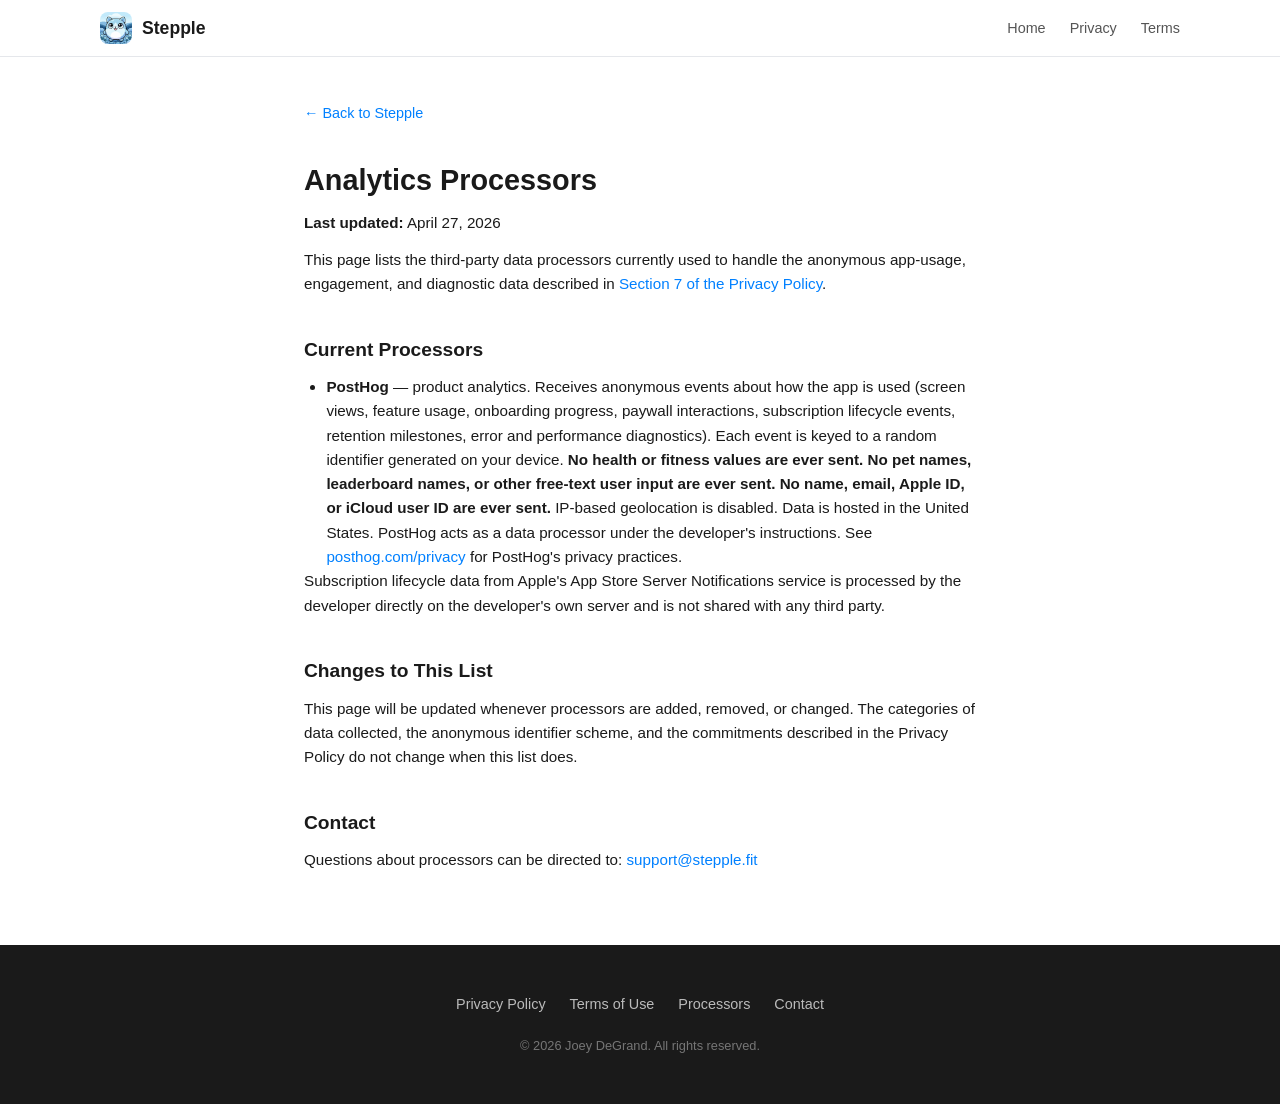
<file: processors.html>
<!DOCTYPE html>
<html lang="en">
<head>
  <meta charset="UTF-8" />
  <meta name="viewport" content="width=device-width, initial-scale=1.0" />
  <title>Stepple — Analytics Processors</title>
  <meta name="description" content="Stepple Analytics Processors list." />
  <link rel="icon" type="image/png" href="assets/icon.png" />
  <link rel="stylesheet" href="styles.css" />
</head>
<body>

  <!-- Navigation -->
  <nav class="nav">
    <div class="nav-inner">
      <a href="/" class="nav-brand">
        <img src="assets/icon.png" alt="Stepple icon" />
        Stepple
      </a>
      <ul class="nav-links">
        <li><a href="/">Home</a></li>
        <li><a href="privacy.html">Privacy</a></li>
        <li><a href="terms.html">Terms</a></li>
      </ul>
    </div>
  </nav>

  <main class="legal-page">
    <a href="/" class="legal-back">&larr; Back to Stepple</a>

    <h1>Analytics Processors</h1>
    <p><strong>Last updated:</strong> April 27, 2026</p>

    <p>This page lists the third-party data processors currently used to handle the anonymous app-usage, engagement, and diagnostic data described in <a href="privacy.html">Section 7 of the Privacy Policy</a>.</p>

    <h2>Current Processors</h2>
    <ul>
      <li>
        <strong>PostHog</strong> &mdash; product analytics. Receives anonymous events about how the app is used (screen views, feature usage, onboarding progress, paywall interactions, subscription lifecycle events, retention milestones, error and performance diagnostics). Each event is keyed to a random identifier generated on your device. <strong>No health or fitness values are ever sent. No pet names, leaderboard names, or other free-text user input are ever sent. No name, email, Apple ID, or iCloud user ID are ever sent.</strong> IP-based geolocation is disabled. Data is hosted in the United States. PostHog acts as a data processor under the developer's instructions. See <a href="https://posthog.com/privacy">posthog.com/privacy</a> for PostHog's privacy practices.
      </li>
    </ul>

    <p>Subscription lifecycle data from Apple's App Store Server Notifications service is processed by the developer directly on the developer's own server and is not shared with any third party.</p>

    <h2>Changes to This List</h2>
    <p>This page will be updated whenever processors are added, removed, or changed. The categories of data collected, the anonymous identifier scheme, and the commitments described in the Privacy Policy do not change when this list does.</p>

    <h2>Contact</h2>
    <p>Questions about processors can be directed to: <a href="mailto:support@stepple.fit">support@stepple.fit</a></p>
  </main>

  <footer class="footer">
    <div class="container">
      <div class="footer-links">
        <a href="privacy.html">Privacy Policy</a>
        <a href="terms.html">Terms of Use</a>
        <a href="processors.html">Processors</a>
        <a href="mailto:support@stepple.fit">Contact</a>
      </div>
      <p class="footer-copy">&copy; 2026 Joey DeGrand. All rights reserved.</p>
    </div>
  </footer>

</body>
</html>
</file>
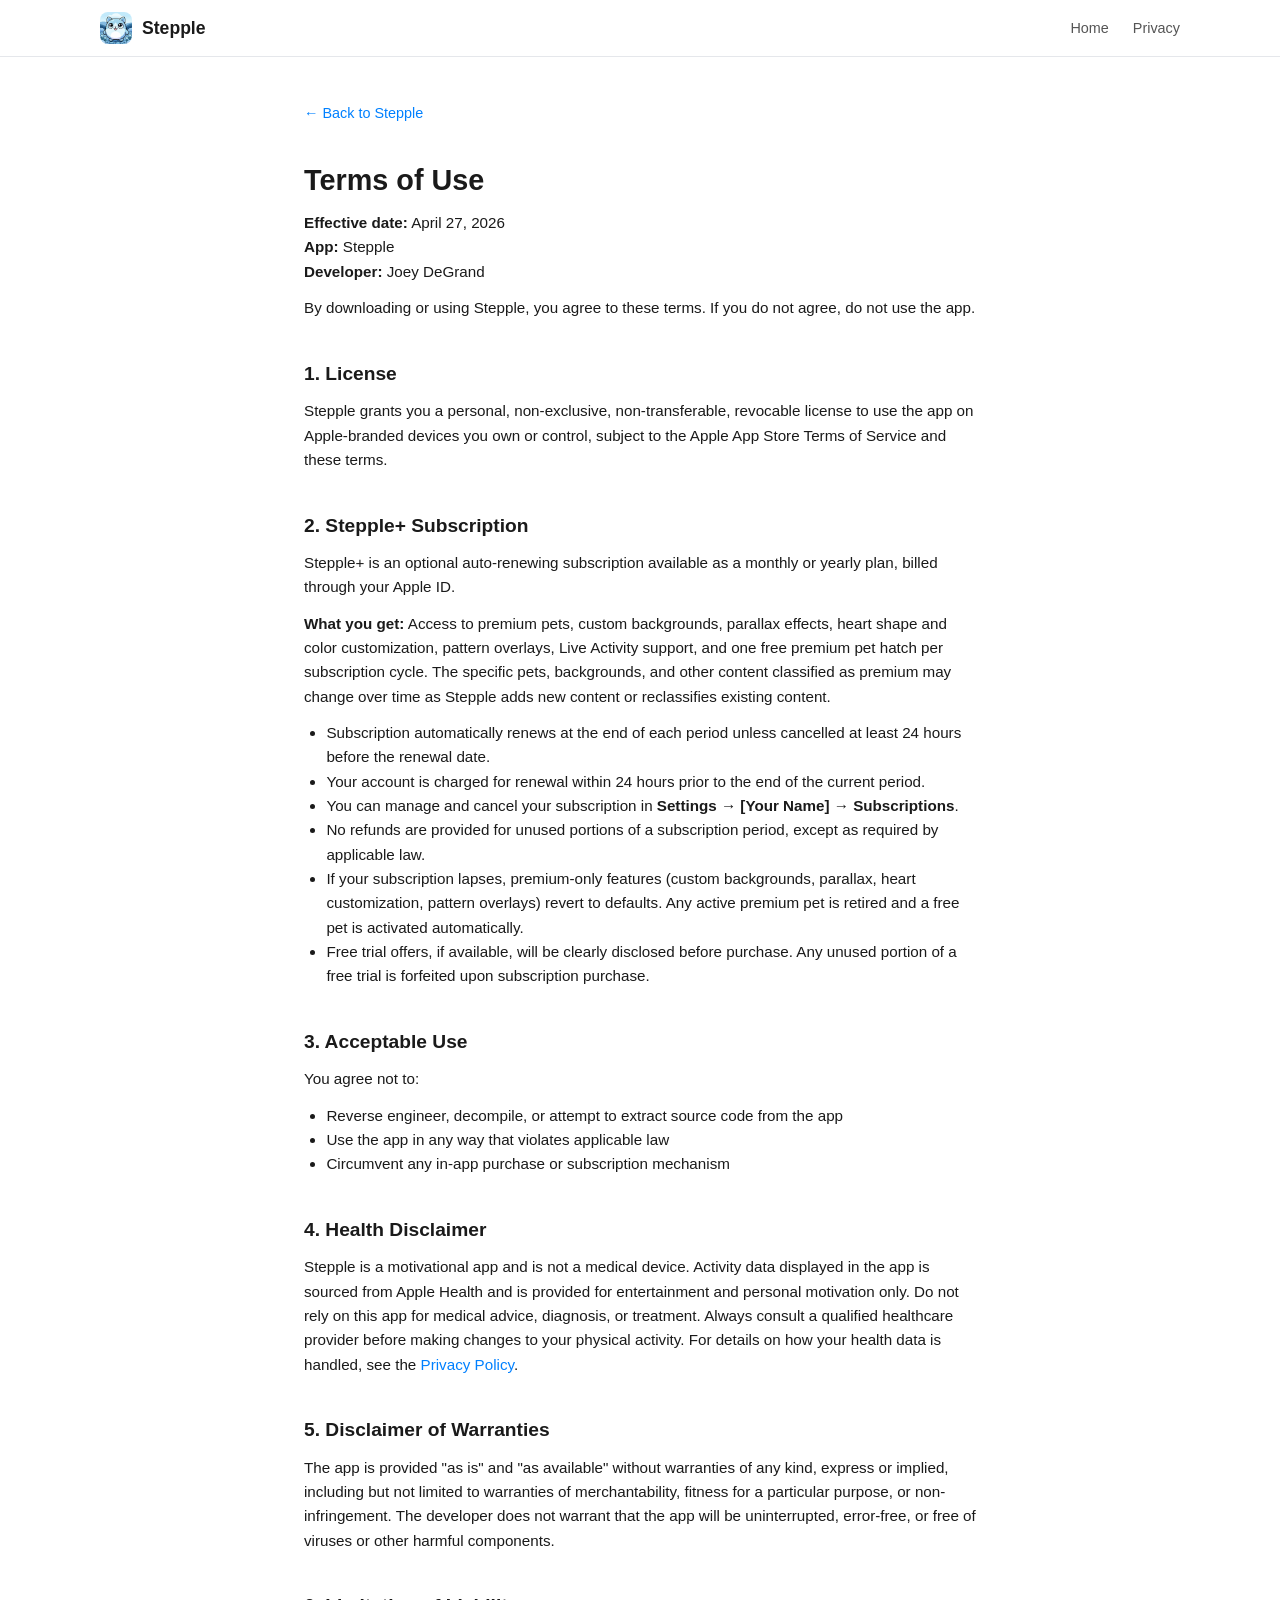
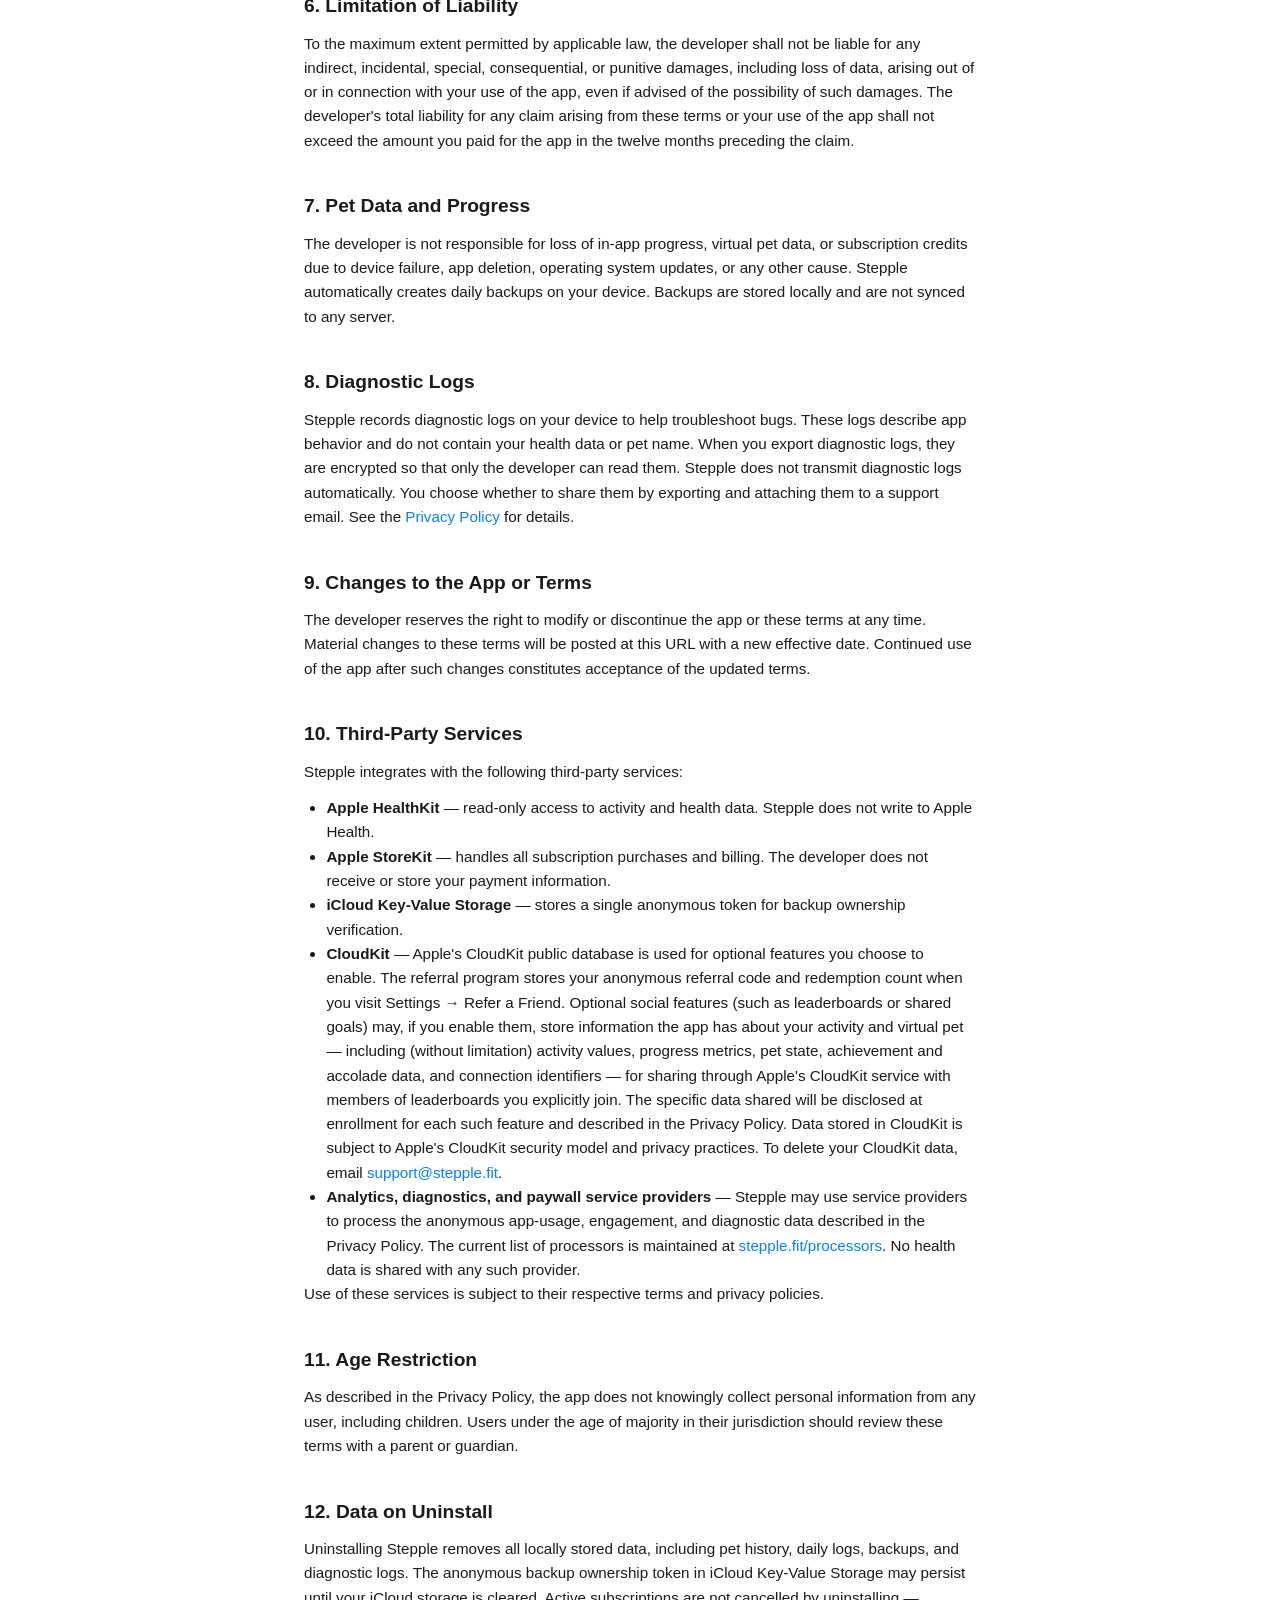
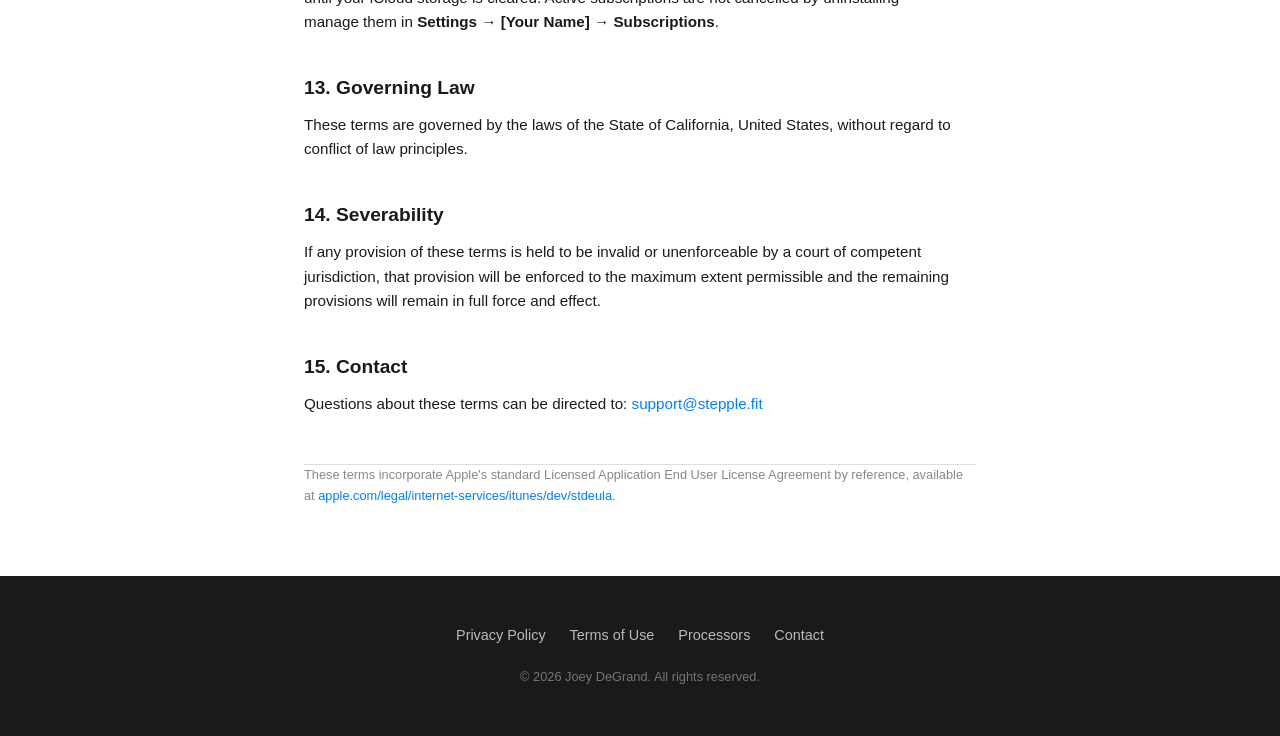
<file: terms.html>
<!DOCTYPE html>
<html lang="en">
<head>
  <meta charset="UTF-8" />
  <meta name="viewport" content="width=device-width, initial-scale=1.0" />
  <title>Stepple — Terms of Use</title>
  <meta name="description" content="Stepple Terms of Use." />
  <link rel="icon" type="image/png" href="assets/icon.png" />
  <link rel="stylesheet" href="styles.css" />
</head>
<body>

  <!-- Navigation -->
  <nav class="nav">
    <div class="nav-inner">
      <a href="/" class="nav-brand">
        <img src="assets/icon.png" alt="Stepple icon" />
        Stepple
      </a>
      <ul class="nav-links">
        <li><a href="/">Home</a></li>
        <li><a href="privacy.html">Privacy</a></li>
      </ul>
    </div>
  </nav>

  <main class="legal-page">
    <a href="/" class="legal-back">&larr; Back to Stepple</a>

    <h1>Terms of Use</h1>
    <p><strong>Effective date:</strong> April 27, 2026<br/>
    <strong>App:</strong> Stepple<br/>
    <strong>Developer:</strong> Joey DeGrand</p>

    <p>By downloading or using Stepple, you agree to these terms. If you do not agree, do not use the app.</p>

    <h2>1. License</h2>
    <p>Stepple grants you a personal, non-exclusive, non-transferable, revocable license to use the app on Apple-branded devices you own or control, subject to the Apple App Store Terms of Service and these terms.</p>

    <h2>2. Stepple+ Subscription</h2>
    <p>Stepple+ is an optional auto-renewing subscription available as a monthly or yearly plan, billed through your Apple ID.</p>
    <p><strong>What you get:</strong> Access to premium pets, custom backgrounds, parallax effects, heart shape and color customization, pattern overlays, Live Activity support, and one free premium pet hatch per subscription cycle. The specific pets, backgrounds, and other content classified as premium may change over time as Stepple adds new content or reclassifies existing content.</p>
    <ul>
      <li>Subscription automatically renews at the end of each period unless cancelled at least 24 hours before the renewal date.</li>
      <li>Your account is charged for renewal within 24 hours prior to the end of the current period.</li>
      <li>You can manage and cancel your subscription in <strong>Settings &rarr; [Your Name] &rarr; Subscriptions</strong>.</li>
      <li>No refunds are provided for unused portions of a subscription period, except as required by applicable law.</li>
      <li>If your subscription lapses, premium-only features (custom backgrounds, parallax, heart customization, pattern overlays) revert to defaults. Any active premium pet is retired and a free pet is activated automatically.</li>
      <li>Free trial offers, if available, will be clearly disclosed before purchase. Any unused portion of a free trial is forfeited upon subscription purchase.</li>
    </ul>

    <h2>3. Acceptable Use</h2>
    <p>You agree not to:</p>
    <ul>
      <li>Reverse engineer, decompile, or attempt to extract source code from the app</li>
      <li>Use the app in any way that violates applicable law</li>
      <li>Circumvent any in-app purchase or subscription mechanism</li>
    </ul>

    <h2>4. Health Disclaimer</h2>
    <p>Stepple is a motivational app and is not a medical device. Activity data displayed in the app is sourced from Apple Health and is provided for entertainment and personal motivation only. Do not rely on this app for medical advice, diagnosis, or treatment. Always consult a qualified healthcare provider before making changes to your physical activity. For details on how your health data is handled, see the <a href="privacy.html">Privacy Policy</a>.</p>

    <h2>5. Disclaimer of Warranties</h2>
    <p>The app is provided "as is" and "as available" without warranties of any kind, express or implied, including but not limited to warranties of merchantability, fitness for a particular purpose, or non-infringement. The developer does not warrant that the app will be uninterrupted, error-free, or free of viruses or other harmful components.</p>

    <h2>6. Limitation of Liability</h2>
    <p>To the maximum extent permitted by applicable law, the developer shall not be liable for any indirect, incidental, special, consequential, or punitive damages, including loss of data, arising out of or in connection with your use of the app, even if advised of the possibility of such damages. The developer's total liability for any claim arising from these terms or your use of the app shall not exceed the amount you paid for the app in the twelve months preceding the claim.</p>

    <h2>7. Pet Data and Progress</h2>
    <p>The developer is not responsible for loss of in-app progress, virtual pet data, or subscription credits due to device failure, app deletion, operating system updates, or any other cause. Stepple automatically creates daily backups on your device. Backups are stored locally and are not synced to any server.</p>

    <h2>8. Diagnostic Logs</h2>
    <p>Stepple records diagnostic logs on your device to help troubleshoot bugs. These logs describe app behavior and do not contain your health data or pet name. When you export diagnostic logs, they are encrypted so that only the developer can read them. Stepple does not transmit diagnostic logs automatically. You choose whether to share them by exporting and attaching them to a support email. See the <a href="privacy.html">Privacy Policy</a> for details.</p>

    <h2>9. Changes to the App or Terms</h2>
    <p>The developer reserves the right to modify or discontinue the app or these terms at any time. Material changes to these terms will be posted at this URL with a new effective date. Continued use of the app after such changes constitutes acceptance of the updated terms.</p>

    <h2>10. Third-Party Services</h2>
    <p>Stepple integrates with the following third-party services:</p>
    <ul>
      <li><strong>Apple HealthKit</strong> — read-only access to activity and health data. Stepple does not write to Apple Health.</li>
      <li><strong>Apple StoreKit</strong> — handles all subscription purchases and billing. The developer does not receive or store your payment information.</li>
      <li><strong>iCloud Key-Value Storage</strong> &mdash; stores a single anonymous token for backup ownership verification.</li>
      <li><strong>CloudKit</strong> &mdash; Apple's CloudKit public database is used for optional features you choose to enable. The referral program stores your anonymous referral code and redemption count when you visit Settings &rarr; Refer a Friend. Optional social features (such as leaderboards or shared goals) may, if you enable them, store information the app has about your activity and virtual pet &mdash; including (without limitation) activity values, progress metrics, pet state, achievement and accolade data, and connection identifiers &mdash; for sharing through Apple's CloudKit service with members of leaderboards you explicitly join. The specific data shared will be disclosed at enrollment for each such feature and described in the Privacy Policy. Data stored in CloudKit is subject to Apple's CloudKit security model and privacy practices. To delete your CloudKit data, email <a href="mailto:support@stepple.fit">support@stepple.fit</a>.</li>
      <li><strong>Analytics, diagnostics, and paywall service providers</strong> &mdash; Stepple may use service providers to process the anonymous app-usage, engagement, and diagnostic data described in the Privacy Policy. The current list of processors is maintained at <a href="processors.html">stepple.fit/processors</a>. No health data is shared with any such provider.</li>
    </ul>
    <p>Use of these services is subject to their respective terms and privacy policies.</p>

    <h2>11. Age Restriction</h2>
    <p>As described in the Privacy Policy, the app does not knowingly collect personal information from any user, including children. Users under the age of majority in their jurisdiction should review these terms with a parent or guardian.</p>

    <h2>12. Data on Uninstall</h2>
    <p>Uninstalling Stepple removes all locally stored data, including pet history, daily logs, backups, and diagnostic logs. The anonymous backup ownership token in iCloud Key-Value Storage may persist until your iCloud storage is cleared. Active subscriptions are not cancelled by uninstalling — manage them in <strong>Settings &rarr; [Your Name] &rarr; Subscriptions</strong>.</p>

    <h2>13. Governing Law</h2>
    <p>These terms are governed by the laws of the State of California, United States, without regard to conflict of law principles.</p>

    <h2>14. Severability</h2>
    <p>If any provision of these terms is held to be invalid or unenforceable by a court of competent jurisdiction, that provision will be enforced to the maximum extent permissible and the remaining provisions will remain in full force and effect.</p>

    <h2>15. Contact</h2>
    <p>Questions about these terms can be directed to: <a href="mailto:support@stepple.fit">support@stepple.fit</a></p>

    <hr style="margin-top:3em; border:none; border-top:1px solid #ddd"/>
    <p style="font-size:0.8rem; color:#888">These terms incorporate Apple's standard Licensed Application End User License Agreement by reference, available at <a href="https://www.apple.com/legal/internet-services/itunes/dev/stdeula/">apple.com/legal/internet-services/itunes/dev/stdeula</a>.</p>
  </main>

  <footer class="footer">
    <div class="container">
      <div class="footer-links">
        <a href="privacy.html">Privacy Policy</a>
        <a href="terms.html">Terms of Use</a>
        <a href="processors.html">Processors</a>
        <a href="mailto:support@stepple.fit">Contact</a>
      </div>
      <p class="footer-copy">&copy; 2026 Joey DeGrand. All rights reserved.</p>
    </div>
  </footer>

</body>
</html>
</file>
<file: styles.css>
/* Stepple — Marketing Website */

:root {
  --color-hero-top: hsl(210, 78%, 92%);
  --color-hero-bottom: hsl(220, 52%, 80%);
  --color-accent: hsl(210, 100%, 50%);
  --color-accent-hover: hsl(210, 100%, 42%);
  --color-text: #1a1a1a;
  --color-text-muted: #555;
  --color-text-light: #888;
  --color-bg-white: #ffffff;
  --color-bg-alt: #f8f9fb;
  --color-border: #e5e7eb;
  --color-premium: hsl(45, 100%, 50%);
  --font-stack: -apple-system, BlinkMacSystemFont, "Segoe UI", Helvetica, Arial, sans-serif;
  --max-width: 1080px;
  --section-padding: 80px 24px;
}

/* Reset */
*, *::before, *::after { box-sizing: border-box; margin: 0; padding: 0; }

html { scroll-behavior: smooth; }

body {
  font-family: var(--font-stack);
  color: var(--color-text);
  line-height: 1.6;
  -webkit-font-smoothing: antialiased;
  -moz-osx-font-smoothing: grayscale;
}

img { max-width: 100%; height: auto; display: block; }
a { color: var(--color-accent); text-decoration: none; }
a:hover { color: var(--color-accent-hover); }

.container {
  max-width: var(--max-width);
  margin: 0 auto;
  padding: 0 24px;
}

/* ── Navigation ── */
.nav {
  position: fixed;
  top: 0;
  left: 0;
  right: 0;
  z-index: 100;
  background: rgba(255, 255, 255, 0.85);
  backdrop-filter: blur(12px);
  -webkit-backdrop-filter: blur(12px);
  border-bottom: 1px solid var(--color-border);
  padding: 12px 24px;
}

.nav-inner {
  max-width: var(--max-width);
  margin: 0 auto;
  display: flex;
  align-items: center;
  justify-content: space-between;
}

.nav-brand {
  display: flex;
  align-items: center;
  gap: 10px;
  font-weight: 700;
  font-size: 1.1rem;
  color: var(--color-text);
  text-decoration: none;
}

.nav-brand img {
  width: 32px;
  height: 32px;
  border-radius: 8px;
}

.nav-links {
  display: flex;
  gap: 24px;
  list-style: none;
}

.nav-links a {
  color: var(--color-text-muted);
  font-size: 0.9rem;
  font-weight: 500;
  transition: color 0.2s;
}

.nav-links a:hover { color: var(--color-text); }

/* ── Hero ── */
.hero {
  padding: 140px 24px 100px;
  background: linear-gradient(170deg, var(--color-hero-top), var(--color-hero-bottom));
  text-align: center;
  overflow: hidden;
}

.hero-sprite {
  width: 180px;
  height: 180px;
  margin: 0 auto 32px;
  image-rendering: pixelated;
  animation: float 3s ease-in-out infinite;
}

.hero h1 {
  font-size: 2.8rem;
  font-weight: 800;
  line-height: 1.15;
  margin-bottom: 12px;
  letter-spacing: -0.02em;
}

.hero .subtitle {
  font-size: 1.25rem;
  color: var(--color-text-muted);
  margin-bottom: 36px;
  font-weight: 400;
}

.hero .tagline {
  font-size: 1rem;
  color: var(--color-text-muted);
  margin-top: 20px;
  font-style: italic;
}

@keyframes float {
  0%, 100% { transform: translateY(0); }
  50% { transform: translateY(-10px); }
}

/* ── CTA Button ── */
.cta-button {
  display: inline-flex;
  align-items: center;
  gap: 8px;
  background: var(--color-text);
  color: #fff;
  padding: 14px 28px;
  border-radius: 12px;
  font-size: 1rem;
  font-weight: 600;
  transition: transform 0.2s, box-shadow 0.2s;
  text-decoration: none;
}

.cta-button:hover {
  color: #fff;
  transform: translateY(-2px);
  box-shadow: 0 8px 24px rgba(0, 0, 0, 0.15);
}

.cta-button svg {
  width: 20px;
  height: 20px;
  fill: currentColor;
}

/* ── Section basics ── */
.section {
  padding: var(--section-padding);
}

.section-alt {
  background: var(--color-bg-alt);
}

.section-title {
  font-size: 2rem;
  font-weight: 700;
  text-align: center;
  margin-bottom: 12px;
  letter-spacing: -0.01em;
}

.section-subtitle {
  font-size: 1.05rem;
  color: var(--color-text-muted);
  text-align: center;
  margin-bottom: 48px;
  max-width: 560px;
  margin-left: auto;
  margin-right: auto;
}

/* ── How It Works ── */
.steps {
  display: grid;
  grid-template-columns: repeat(3, 1fr);
  gap: 32px;
  max-width: 800px;
  margin: 0 auto;
}

.step {
  text-align: center;
  padding: 24px;
}

.step-icon {
  font-size: 2.5rem;
  margin-bottom: 16px;
}

.step-number {
  display: inline-flex;
  align-items: center;
  justify-content: center;
  width: 28px;
  height: 28px;
  border-radius: 50%;
  background: var(--color-text);
  color: #fff;
  font-size: 0.8rem;
  font-weight: 700;
  margin-bottom: 12px;
}

.step h3 {
  font-size: 1.15rem;
  font-weight: 700;
  margin-bottom: 8px;
}

.step p {
  font-size: 0.9rem;
  color: var(--color-text-muted);
  line-height: 1.5;
}

/* ── Features Grid ── */
.features-grid {
  display: grid;
  grid-template-columns: repeat(3, 1fr);
  gap: 24px;
  max-width: 900px;
  margin: 0 auto;
}

.feature-card {
  background: var(--color-bg-white);
  border: 1px solid var(--color-border);
  border-radius: 16px;
  padding: 28px 24px;
  text-align: center;
  transition: transform 0.2s, box-shadow 0.2s;
}

.feature-card:hover {
  transform: translateY(-4px);
  box-shadow: 0 8px 24px rgba(0, 0, 0, 0.06);
}

.feature-icon {
  font-size: 2rem;
  margin-bottom: 14px;
}

.feature-card h3 {
  font-size: 1rem;
  font-weight: 700;
  margin-bottom: 8px;
}

.feature-card p {
  font-size: 0.85rem;
  color: var(--color-text-muted);
  line-height: 1.5;
}

/* ── Meet the Pets ── */
.pets-grid {
  display: grid;
  grid-template-columns: repeat(auto-fit, minmax(160px, 1fr));
  gap: 28px;
  max-width: 900px;
  margin: 0 auto;
}

.pet-card {
  text-align: center;
  transition: transform 0.3s;
}

.pet-card:hover {
  transform: scale(1.05);
}

.pet-card img {
  width: 140px;
  height: 140px;
  margin: 0 auto 12px;
  image-rendering: pixelated;
  transition: filter 0.6s;
}

.pet-card:hover img {
  filter: hue-rotate(30deg);
}

.pet-card h3 {
  font-size: 1rem;
  font-weight: 700;
  margin-bottom: 4px;
}

.pet-card p {
  font-size: 0.8rem;
  color: var(--color-text-muted);
  line-height: 1.4;
  max-width: 200px;
  margin: 0 auto;
}

.pet-mystery {
  display: flex;
  flex-direction: column;
  align-items: center;
  justify-content: center;
}

.pet-mystery-circle {
  width: 140px;
  height: 140px;
  border-radius: 50%;
  background: linear-gradient(135deg, #dde1e7, #c5cad3);
  margin-bottom: 12px;
  display: flex;
  align-items: center;
  justify-content: center;
  font-size: 2.5rem;
  color: #a0a8b4;
}

.pet-mystery h3 {
  font-size: 1rem;
  font-weight: 700;
  color: var(--color-text-muted);
}

/* ── Stepple+ ── */
.plus-section {
  padding: var(--section-padding);
  background: linear-gradient(170deg, hsl(250, 30%, 15%), hsl(220, 35%, 12%));
  color: #fff;
}

.plus-section .section-title { color: #fff; }
.plus-section .section-subtitle { color: rgba(255, 255, 255, 0.65); }

.plus-badge {
  display: inline-block;
  background: linear-gradient(135deg, hsl(45, 100%, 55%), hsl(35, 100%, 50%));
  color: #1a1a1a;
  padding: 4px 14px;
  border-radius: 20px;
  font-size: 0.85rem;
  font-weight: 700;
  margin-bottom: 16px;
}

.plus-features {
  display: grid;
  grid-template-columns: repeat(2, 1fr);
  gap: 20px;
  max-width: 700px;
  margin: 0 auto;
}

.plus-feature {
  display: flex;
  align-items: flex-start;
  gap: 12px;
  padding: 16px;
  background: rgba(255, 255, 255, 0.06);
  border-radius: 12px;
  border: 1px solid rgba(255, 255, 255, 0.08);
}

.plus-feature-icon {
  font-size: 1.4rem;
  flex-shrink: 0;
  margin-top: 2px;
}

.plus-feature h4 {
  font-size: 0.95rem;
  font-weight: 600;
  margin-bottom: 4px;
}

.plus-feature p {
  font-size: 0.82rem;
  color: rgba(255, 255, 255, 0.55);
  line-height: 1.4;
}

/* ── Privacy Callout ── */
.privacy-callout {
  text-align: center;
  max-width: 600px;
  margin: 0 auto;
}

.privacy-callout .shield {
  font-size: 3rem;
  margin-bottom: 16px;
}

.privacy-points {
  display: flex;
  flex-wrap: wrap;
  justify-content: center;
  gap: 12px;
  margin-top: 24px;
  margin-bottom: 24px;
}

.privacy-point {
  background: var(--color-bg-alt);
  padding: 8px 16px;
  border-radius: 20px;
  font-size: 0.85rem;
  font-weight: 500;
  color: var(--color-text-muted);
}

/* ── Footer ── */
.footer {
  padding: 48px 24px;
  background: var(--color-text);
  color: rgba(255, 255, 255, 0.7);
  text-align: center;
}

.footer-links {
  display: flex;
  justify-content: center;
  gap: 24px;
  margin-bottom: 20px;
  flex-wrap: wrap;
}

.footer-links a {
  color: rgba(255, 255, 255, 0.7);
  font-size: 0.9rem;
  transition: color 0.2s;
}

.footer-links a:hover { color: #fff; }

.footer-copy {
  font-size: 0.8rem;
  color: rgba(255, 255, 255, 0.4);
}

/* ── Legal pages ── */
.legal-page {
  max-width: 720px;
  margin: 0 auto;
  padding: 100px 24px 60px;
}

.legal-page h1 { font-size: 1.8rem; margin-bottom: 8px; }
.legal-page h2 { font-size: 1.2rem; margin-top: 2em; margin-bottom: 0.5em; }
.legal-page p, .legal-page li { font-size: 0.95rem; }
.legal-page ul { padding-left: 1.4em; }
.legal-page p { margin-bottom: 0.8em; }

.legal-back {
  display: inline-flex;
  align-items: center;
  gap: 6px;
  margin-bottom: 32px;
  font-size: 0.9rem;
  color: var(--color-accent);
}

/* ── Responsive ── */
@media (max-width: 768px) {
  .nav-inner { flex-wrap: wrap; gap: 8px; }
  .nav-links { gap: 16px; }
  .nav-links a { font-size: 0.82rem; }

  .hero { padding: 120px 20px 70px; }
  .hero h1 { font-size: 2rem; }
  .hero .subtitle { font-size: 1.05rem; }
  .hero-sprite { width: 140px; height: 140px; }

  .steps { grid-template-columns: 1fr; gap: 16px; }
  .features-grid { grid-template-columns: 1fr 1fr; gap: 16px; }
  .pets-grid { grid-template-columns: repeat(2, 1fr); gap: 20px; }
  .plus-features { grid-template-columns: 1fr; }

  :root { --section-padding: 56px 20px; }
}

@media (max-width: 520px) {
  .nav-brand { font-size: 1rem; }
  .nav-links { gap: 12px; }
  .nav-links a { font-size: 0.78rem; }
}

@media (max-width: 480px) {
  .hero h1 { font-size: 1.7rem; }
  .features-grid { grid-template-columns: 1fr; }
  .pets-grid { grid-template-columns: repeat(2, 1fr); }
  .nav-links { gap: 12px; }
}

/* ── Reduced motion ── */
@media (prefers-reduced-motion: reduce) {
  .hero-sprite { animation: none; }
  .pet-card, .feature-card, .cta-button { transition: none; }
  html { scroll-behavior: auto; }
}
</file>
